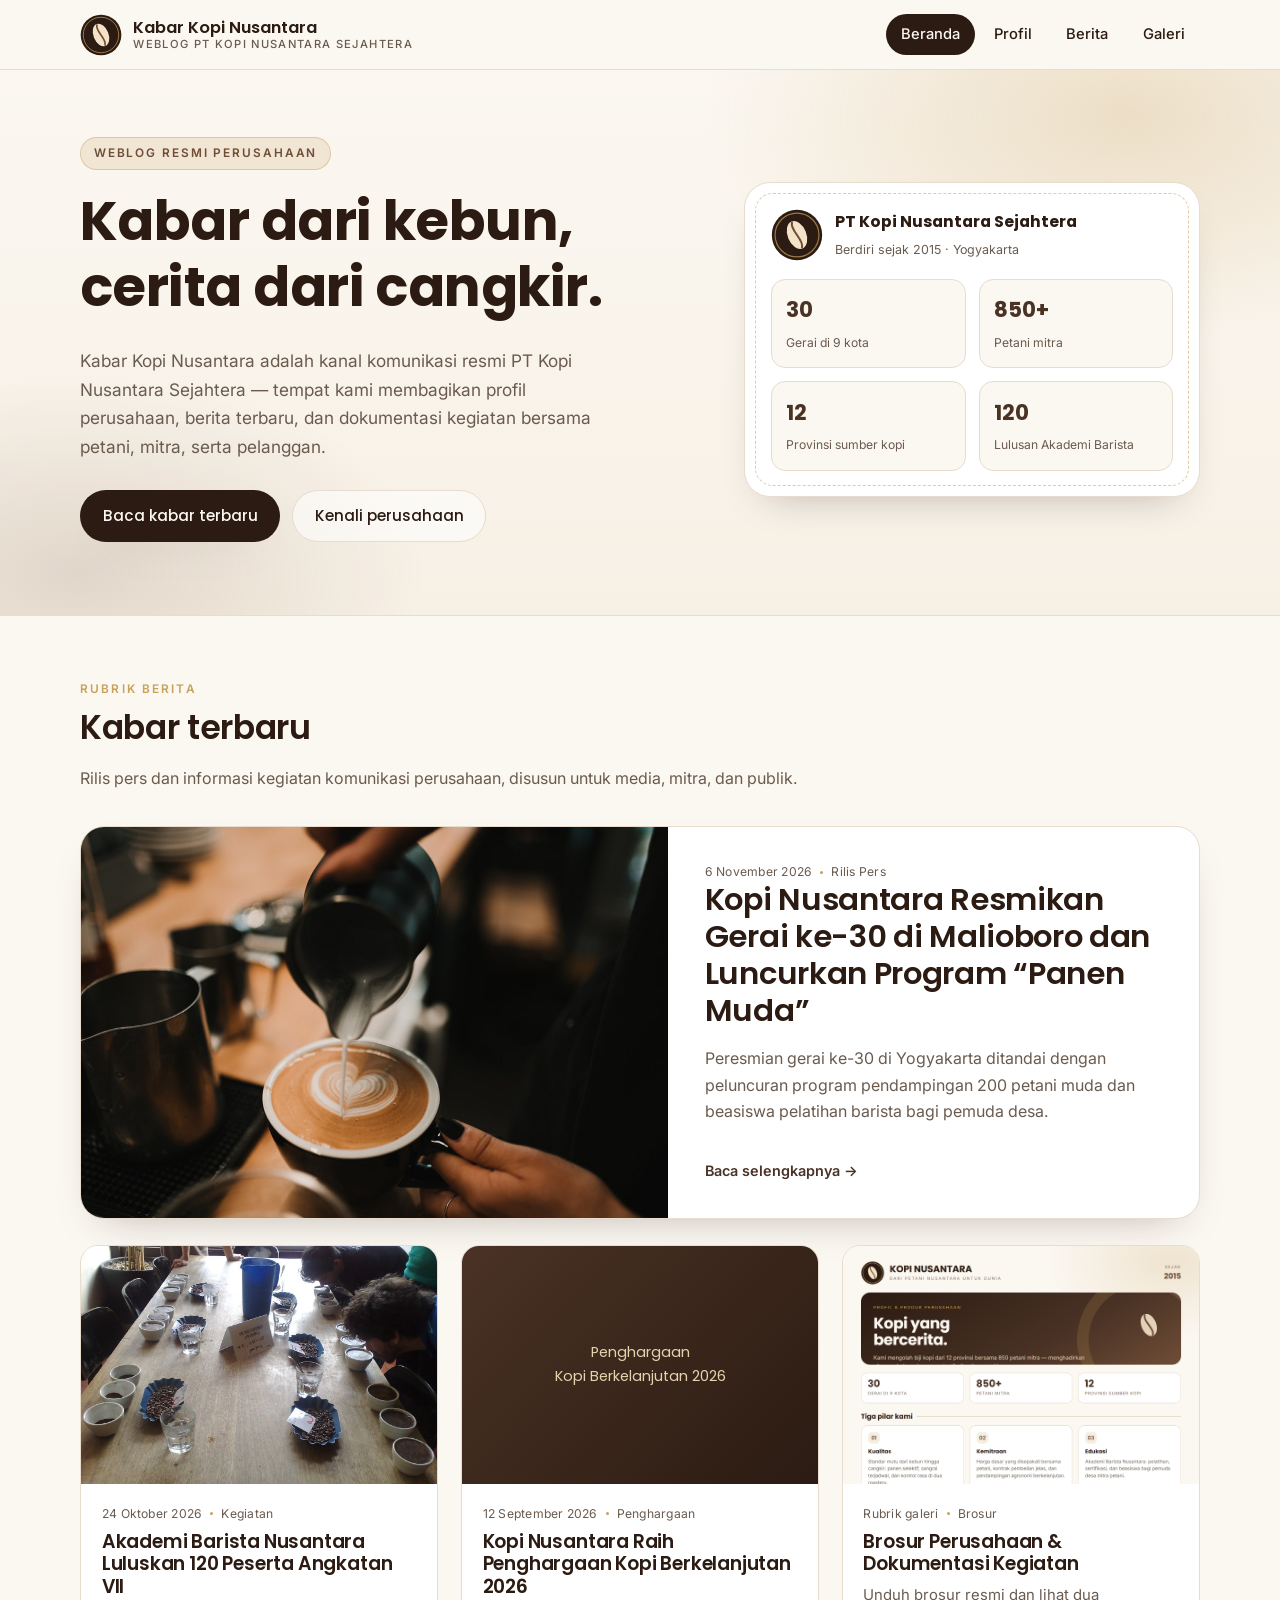
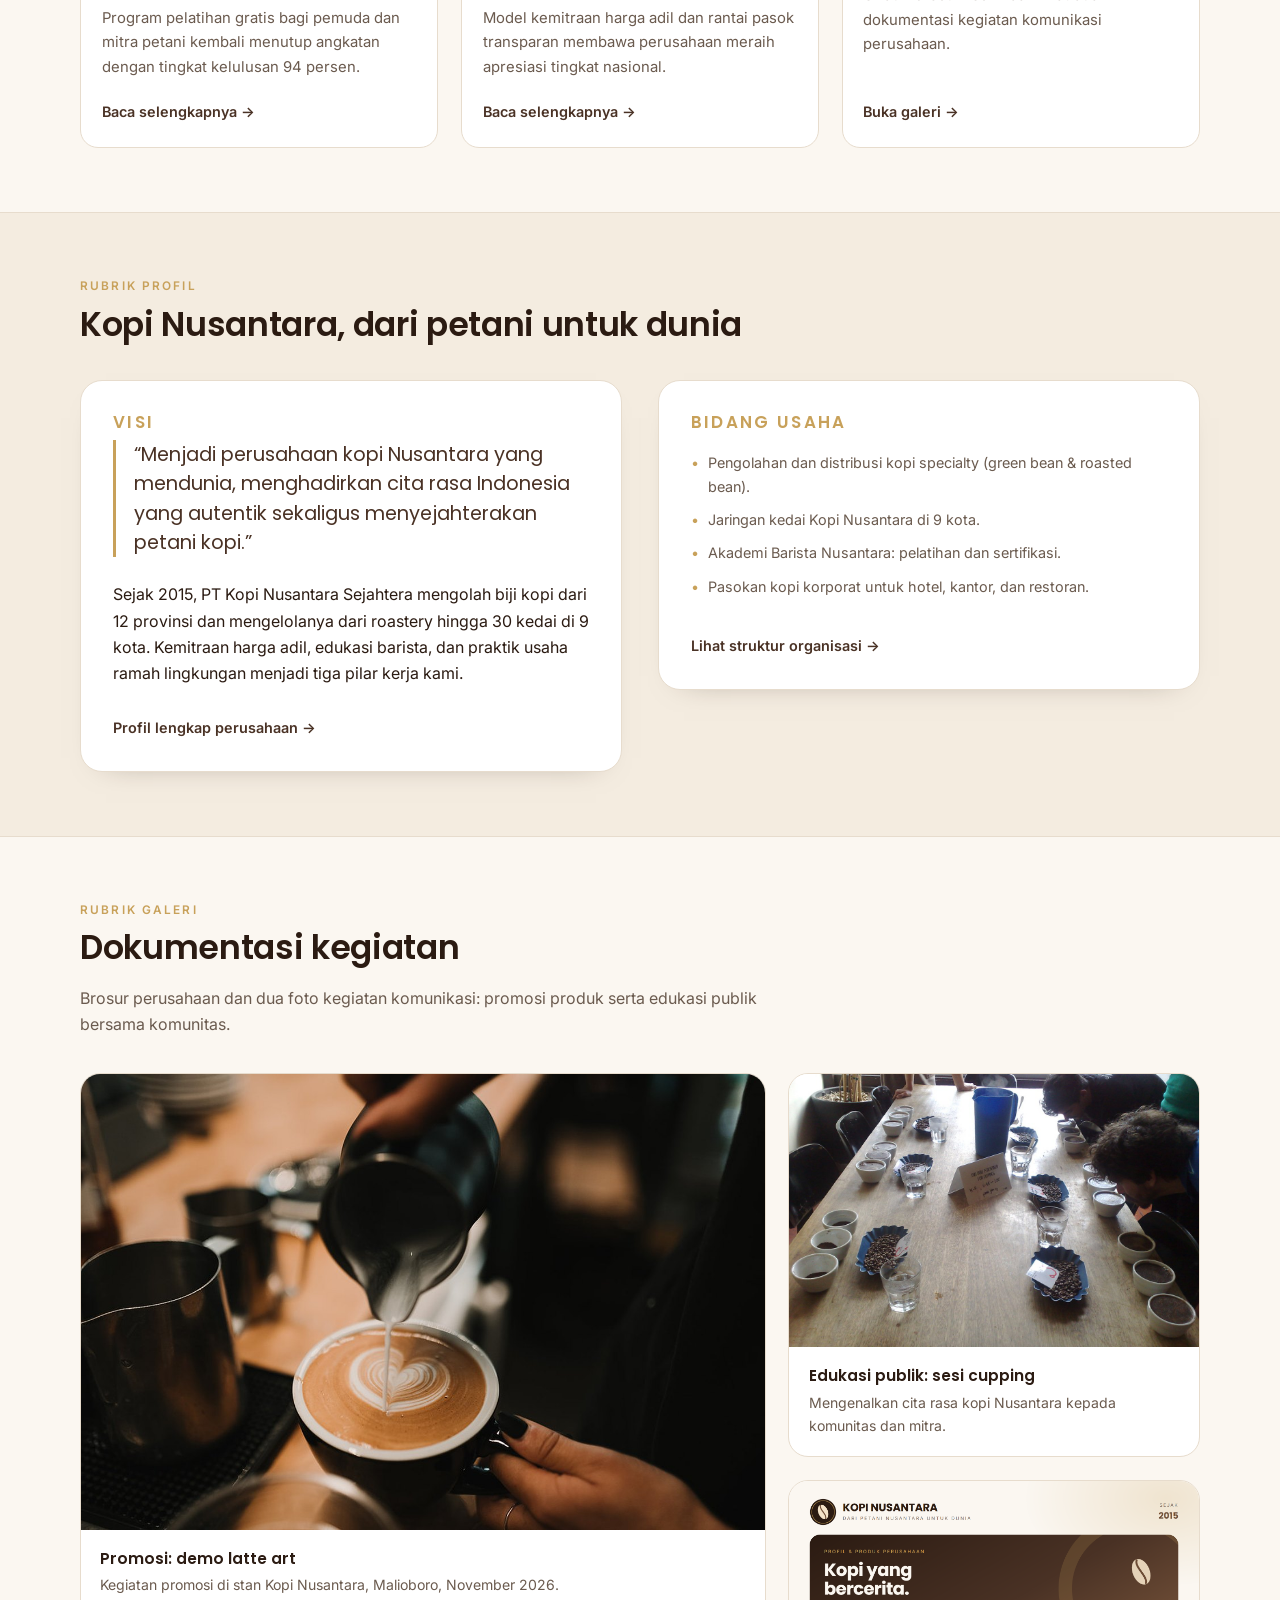
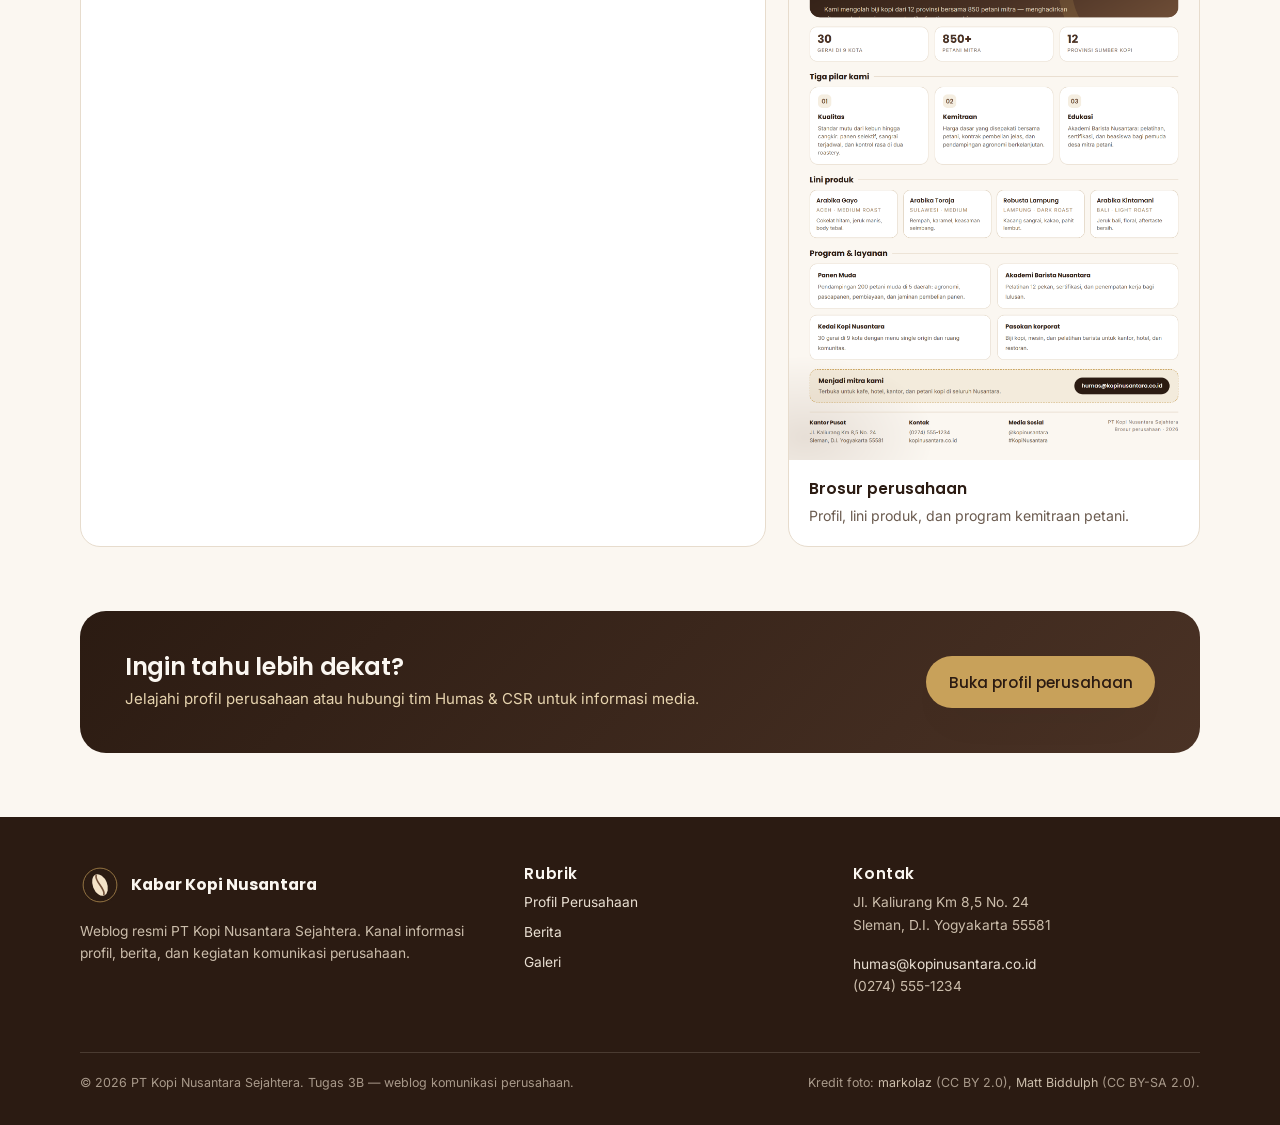
<file: index.html>
<!DOCTYPE html>
<html lang="id">
<head>
<meta charset="utf-8">
<meta name="viewport" content="width=device-width, initial-scale=1">
<title>Kabar Kopi Nusantara — Weblog PT Kopi Nusantara Sejahtera</title>
<meta name="description" content="Weblog resmi PT Kopi Nusantara Sejahtera: profil perusahaan, berita terbaru, dan galeri kegiatan komunikasi perusahaan.">
<meta property="og:title" content="Kabar Kopi Nusantara">
<meta property="og:description" content="Cerita, kabar, dan kegiatan PT Kopi Nusantara Sejahtera — dari kebun petani Nusantara hingga cangkir Anda.">
<meta property="og:type" content="website">
<link rel="icon" href="assets/img/logo-mark.svg" type="image/svg+xml">
<link rel="preconnect" href="https://fonts.googleapis.com">
<link rel="preconnect" href="https://fonts.gstatic.com" crossorigin>
<link href="https://fonts.googleapis.com/css2?family=Inter:wght@400;500;600&family=Poppins:wght@500;600;700&display=swap" rel="stylesheet">
<link rel="stylesheet" href="assets/css/style.css">
</head>
<body>
<a class="skip-link" href="#main">Lewati ke konten utama</a>

<header class="site-header">
  <div class="container header-inner">
    <a class="brand" href="index.html" aria-label="Kabar Kopi Nusantara — beranda">
      <img src="assets/img/logo-mark.svg" alt="" width="42" height="42">
      <span class="brand-name">Kabar Kopi Nusantara
        <small>Weblog PT Kopi Nusantara Sejahtera</small>
      </span>
    </a>
    <nav class="site-nav" aria-label="Navigasi utama">
      <ul>
        <li><a href="index.html" aria-current="page">Beranda</a></li>
        <li><a href="profil.html">Profil</a></li>
        <li><a href="berita.html">Berita</a></li>
        <li><a href="galeri.html">Galeri</a></li>
      </ul>
    </nav>
  </div>
</header>

<main id="main">

  <!-- Hero -->
  <section class="hero">
    <div class="container hero-inner">
      <div>
        <span class="eyebrow">Weblog resmi perusahaan</span>
        <h1>Kabar dari kebun,<br>cerita dari cangkir.</h1>
        <p class="lead">Kabar Kopi Nusantara adalah kanal komunikasi resmi PT Kopi Nusantara Sejahtera — tempat kami membagikan profil perusahaan, berita terbaru, dan dokumentasi kegiatan bersama petani, mitra, serta pelanggan.</p>
        <div class="btn-row">
          <a class="btn btn-primary" href="berita.html">Baca kabar terbaru</a>
          <a class="btn btn-ghost" href="profil.html">Kenali perusahaan</a>
        </div>
      </div>
      <aside class="hero-card" aria-label="Ringkasan perusahaan">
        <div class="hero-card-header">
          <img src="assets/img/logo-mark.svg" alt="" width="52" height="52">
          <div>
            <strong>PT Kopi Nusantara Sejahtera</strong>
            <span>Berdiri sejak 2015 · Yogyakarta</span>
          </div>
        </div>
        <div class="stat-grid">
          <div class="stat"><b>30</b><span>Gerai di 9 kota</span></div>
          <div class="stat"><b>850+</b><span>Petani mitra</span></div>
          <div class="stat"><b>12</b><span>Provinsi sumber kopi</span></div>
          <div class="stat"><b>120</b><span>Lulusan Akademi Barista</span></div>
        </div>
      </aside>
    </div>
  </section>

  <!-- Berita terbaru -->
  <section class="section">
    <div class="container">
      <div class="section-head">
        <div class="kicker">Rubrik berita</div>
        <h2>Kabar terbaru</h2>
        <p>Rilis pers dan informasi kegiatan komunikasi perusahaan, disusun untuk media, mitra, dan publik.</p>
      </div>

      <article class="feature">
        <div class="feature-media">
          <img src="assets/img/foto-promosi.jpg" alt="Barista Kopi Nusantara menuangkan latte art sebagai bagian dari kegiatan promosi perusahaan.">
        </div>
        <div class="feature-body">
          <div class="meta"><span>6 November 2026</span><span class="dot"></span><span>Rilis Pers</span></div>
          <h2>Kopi Nusantara Resmikan Gerai ke-30 di Malioboro dan Luncurkan Program “Panen Muda”</h2>
          <p>Peresmian gerai ke-30 di Yogyakarta ditandai dengan peluncuran program pendampingan 200 petani muda dan beasiswa pelatihan barista bagi pemuda desa.</p>
          <div class="card-link"><a href="berita/gerai-ke-30-malioboro.html">Baca selengkapnya</a></div>
        </div>
      </article>

      <div class="card-grid">
        <article class="card">
          <div class="card-media">
            <img src="assets/img/foto-edukasi.jpg" alt="Peserta sesi cupping kopi mengamati aroma seduhan dalam kegiatan edukasi publik.">
          </div>
          <div class="card-body">
            <div class="meta"><span>24 Oktober 2026</span><span class="dot"></span><span>Kegiatan</span></div>
            <h3>Akademi Barista Nusantara Luluskan 120 Peserta Angkatan VII</h3>
            <p>Program pelatihan gratis bagi pemuda dan mitra petani kembali menutup angkatan dengan tingkat kelulusan 94 persen.</p>
            <div class="card-link"><a href="berita/akademi-barista-angkatan-vii.html">Baca selengkapnya</a></div>
          </div>
        </article>
        <article class="card">
          <div class="card-media thumb gradient" role="img" aria-label="Ilustrasi penghargaan kopi berkelanjutan">Penghargaan<br>Kopi Berkelanjutan 2026</div>
          <div class="card-body">
            <div class="meta"><span>12 September 2026</span><span class="dot"></span><span>Penghargaan</span></div>
            <h3>Kopi Nusantara Raih Penghargaan Kopi Berkelanjutan 2026</h3>
            <p>Model kemitraan harga adil dan rantai pasok transparan membawa perusahaan meraih apresiasi tingkat nasional.</p>
            <div class="card-link"><a href="berita/penghargaan-kopi-berkelanjutan.html">Baca selengkapnya</a></div>
          </div>
        </article>
        <article class="card">
          <div class="card-media">
            <img src="assets/img/brosur.png" alt="Pratinjau brosur resmi Kopi Nusantara." style="object-position: top;">
          </div>
          <div class="card-body">
            <div class="meta"><span>Rubrik galeri</span><span class="dot"></span><span>Brosur</span></div>
            <h3>Brosur Perusahaan &amp; Dokumentasi Kegiatan</h3>
            <p>Unduh brosur resmi dan lihat dua dokumentasi kegiatan komunikasi perusahaan.</p>
            <div class="card-link"><a href="galeri.html">Buka galeri</a></div>
          </div>
        </article>
      </div>
    </div>
  </section>

  <!-- Sekilas perusahaan -->
  <section class="section band">
    <div class="container">
      <div class="section-head">
        <div class="kicker">Rubrik profil</div>
        <h2>Kopi Nusantara, dari petani untuk dunia</h2>
      </div>
      <div class="split">
        <div class="panel">
          <h2 style="font-size:1.05rem;color:var(--gold);letter-spacing:.14em;text-transform:uppercase;">Visi</h2>
          <p class="visi-quote">“Menjadi perusahaan kopi Nusantara yang mendunia, menghadirkan cita rasa Indonesia yang autentik sekaligus menyejahterakan petani kopi.”</p>
          <p style="margin-top:1.5rem;">Sejak 2015, PT Kopi Nusantara Sejahtera mengolah biji kopi dari 12 provinsi dan mengelolanya dari roastery hingga 30 kedai di 9 kota. Kemitraan harga adil, edukasi barista, dan praktik usaha ramah lingkungan menjadi tiga pilar kerja kami.</p>
          <div class="card-link"><a href="profil.html">Profil lengkap perusahaan</a></div>
        </div>
        <div class="panel">
          <h2 style="font-size:1.05rem;color:var(--gold);letter-spacing:.14em;text-transform:uppercase;">Bidang usaha</h2>
          <ul class="brochure-meta">
            <li>Pengolahan dan distribusi kopi specialty (green bean &amp; roasted bean).</li>
            <li>Jaringan kedai Kopi Nusantara di 9 kota.</li>
            <li>Akademi Barista Nusantara: pelatihan dan sertifikasi.</li>
            <li>Pasokan kopi korporat untuk hotel, kantor, dan restoran.</li>
          </ul>
          <div class="card-link"><a href="profil.html#struktur">Lihat struktur organisasi</a></div>
        </div>
      </div>
    </div>
  </section>

  <!-- Galeri preview -->
  <section class="section">
    <div class="container">
      <div class="section-head">
        <div class="kicker">Rubrik galeri</div>
        <h2>Dokumentasi kegiatan</h2>
        <p>Brosur perusahaan dan dua foto kegiatan komunikasi: promosi produk serta edukasi publik bersama komunitas.</p>
      </div>
      <div class="gallery-grid">
        <figure class="gallery-item">
          <a href="galeri.html"><img src="assets/img/foto-promosi.jpg" alt="Dokumentasi demo latte art pada kegiatan promosi Kopi Nusantara."></a>
          <figcaption><strong>Promosi: demo latte art</strong>Kegiatan promosi di stan Kopi Nusantara, Malioboro, November 2026.</figcaption>
        </figure>
        <div class="gallery-stack">
          <figure class="gallery-item">
            <a href="galeri.html"><img src="assets/img/foto-edukasi.jpg" alt="Dokumentasi sesi cupping bersama komunitas kopi."></a>
            <figcaption><strong>Edukasi publik: sesi cupping</strong>Mengenalkan cita rasa kopi Nusantara kepada komunitas dan mitra.</figcaption>
          </figure>
          <figure class="gallery-item">
            <a href="galeri.html"><img src="assets/img/brosur.png" alt="Pratinjau brosur Kopi Nusantara."></a>
            <figcaption><strong>Brosur perusahaan</strong>Profil, lini produk, dan program kemitraan petani.</figcaption>
          </figure>
        </div>
      </div>
    </div>
  </section>

  <div class="container">
    <section class="cta">
      <div>
        <h2>Ingin tahu lebih dekat?</h2>
        <p>Jelajahi profil perusahaan atau hubungi tim Humas &amp; CSR untuk informasi media.</p>
      </div>
      <a class="btn btn-primary" href="profil.html">Buka profil perusahaan</a>
    </section>
  </div>

</main>

<footer class="site-footer">
  <div class="container">
    <div class="footer-grid">
      <div>
        <div class="footer-brand">
          <img src="assets/img/logo-mark.svg" alt="" width="40" height="40">
          <strong>Kabar Kopi Nusantara</strong>
        </div>
        <p>Weblog resmi PT Kopi Nusantara Sejahtera. Kanal informasi profil, berita, dan kegiatan komunikasi perusahaan.</p>
      </div>
      <div>
        <h3>Rubrik</h3>
        <ul>
          <li><a href="profil.html">Profil Perusahaan</a></li>
          <li><a href="berita.html">Berita</a></li>
          <li><a href="galeri.html">Galeri</a></li>
        </ul>
      </div>
      <div>
        <h3>Kontak</h3>
        <p>Jl. Kaliurang Km 8,5 No. 24<br>Sleman, D.I. Yogyakarta 55581</p>
        <p><a href="mailto:humas@kopinusantara.co.id">humas@kopinusantara.co.id</a><br>(0274) 555-1234</p>
      </div>
    </div>
    <div class="footer-bottom">
      <span>© 2026 PT Kopi Nusantara Sejahtera. Tugas 3B — weblog komunikasi perusahaan.</span>
      <span>Kredit foto: <a href="https://www.flickr.com/photos/195403219@N08/52221065029" rel="license">markolaz</a> (CC BY 2.0), <a href="https://www.flickr.com/photos/51035707449@N01/2333996558" rel="license">Matt Biddulph</a> (CC BY-SA 2.0).</span>
    </div>
  </div>
</footer>
</body>
</html>
</file>
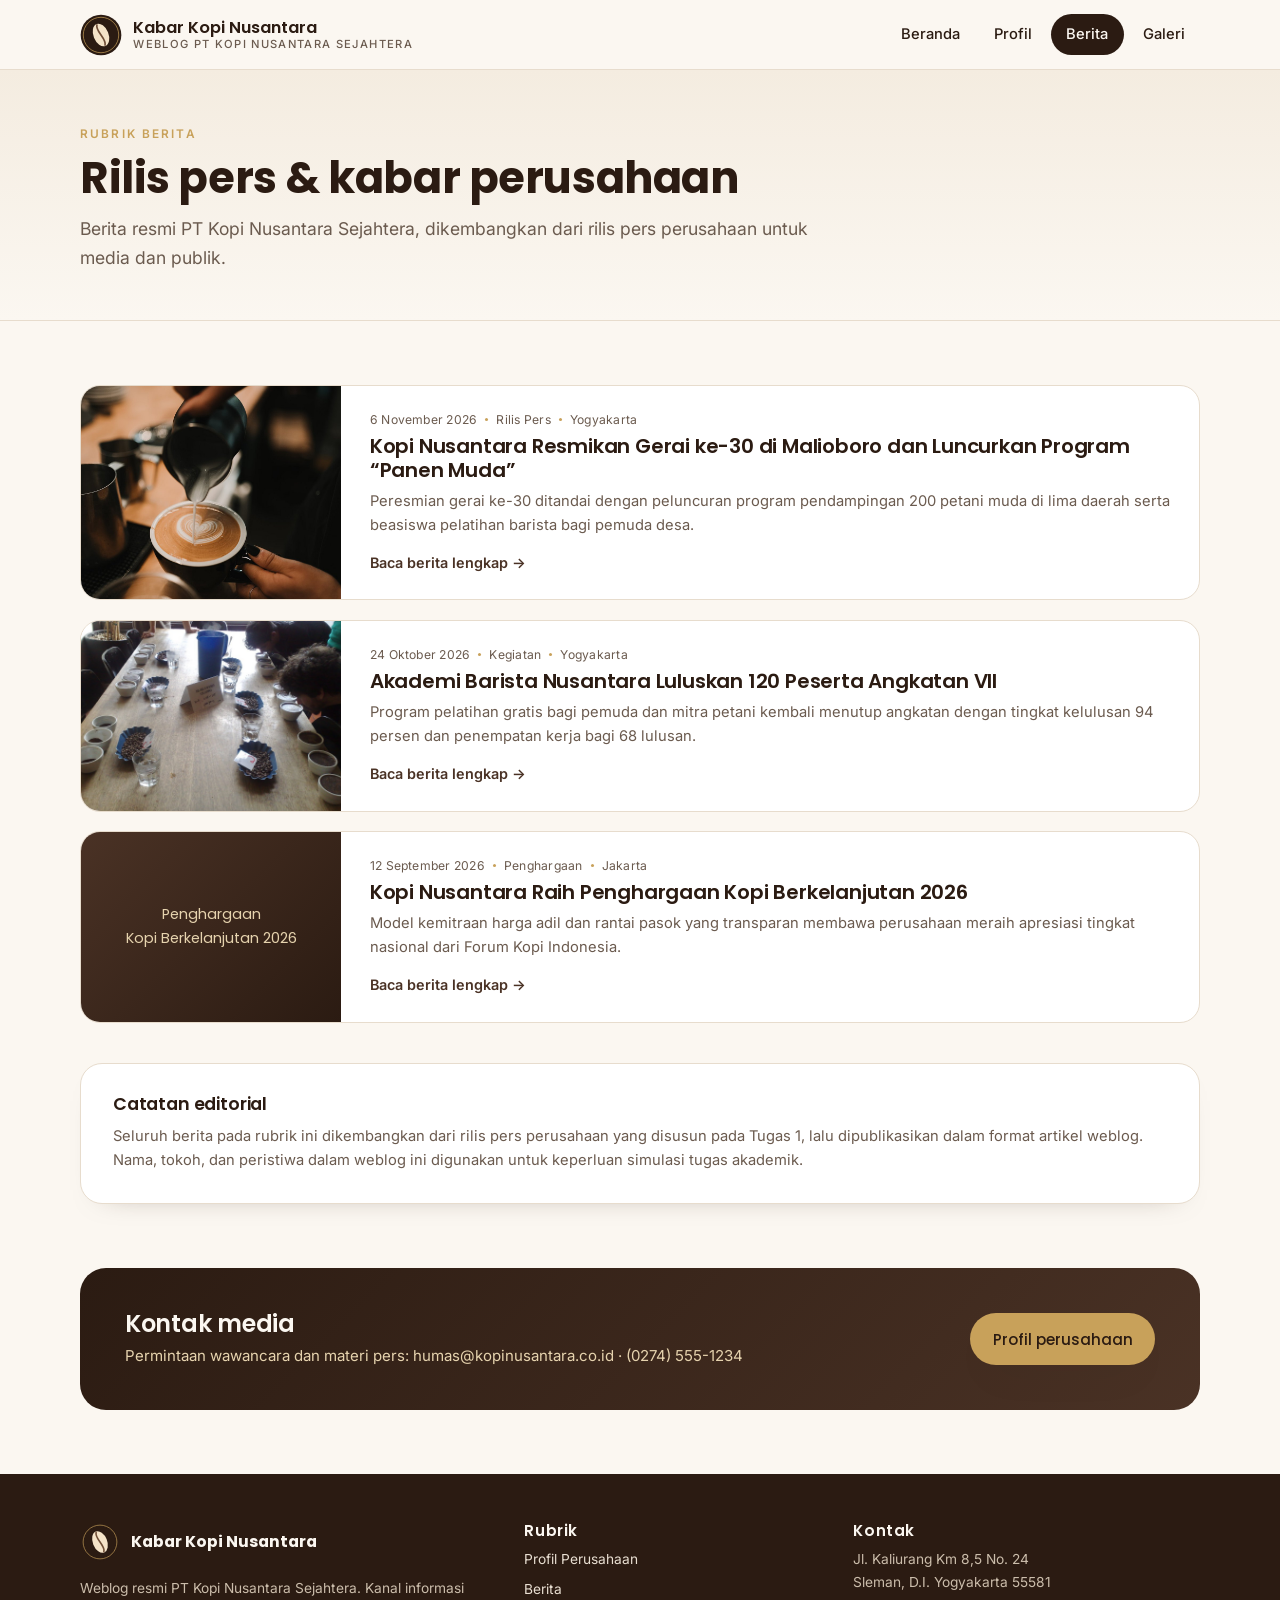
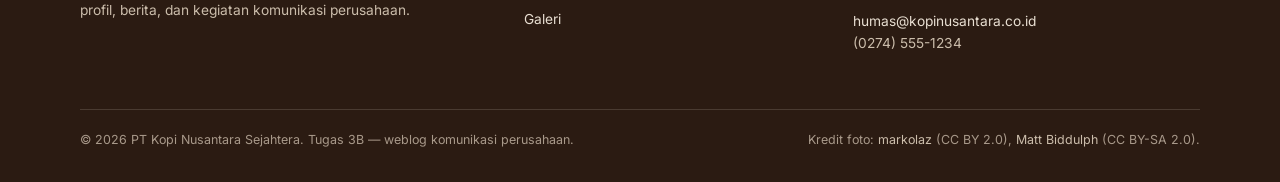
<file: berita.html>
<!DOCTYPE html>
<html lang="id">
<head>
<meta charset="utf-8">
<meta name="viewport" content="width=device-width, initial-scale=1">
<title>Berita — Kabar Kopi Nusantara</title>
<meta name="description" content="Rilis pers dan berita kegiatan komunikasi PT Kopi Nusantara Sejahtera.">
<link rel="icon" href="assets/img/logo-mark.svg" type="image/svg+xml">
<link rel="preconnect" href="https://fonts.googleapis.com">
<link rel="preconnect" href="https://fonts.gstatic.com" crossorigin>
<link href="https://fonts.googleapis.com/css2?family=Inter:wght@400;500;600&family=Poppins:wght@500;600;700&display=swap" rel="stylesheet">
<link rel="stylesheet" href="assets/css/style.css">
</head>
<body>
<a class="skip-link" href="#main">Lewati ke konten utama</a>

<header class="site-header">
  <div class="container header-inner">
    <a class="brand" href="index.html" aria-label="Kabar Kopi Nusantara — beranda">
      <img src="assets/img/logo-mark.svg" alt="" width="42" height="42">
      <span class="brand-name">Kabar Kopi Nusantara
        <small>Weblog PT Kopi Nusantara Sejahtera</small>
      </span>
    </a>
    <nav class="site-nav" aria-label="Navigasi utama">
      <ul>
        <li><a href="index.html">Beranda</a></li>
        <li><a href="profil.html">Profil</a></li>
        <li><a href="berita.html" aria-current="page">Berita</a></li>
        <li><a href="galeri.html">Galeri</a></li>
      </ul>
    </nav>
  </div>
</header>

<main id="main">

  <section class="article-header">
    <div class="container">
      <div class="kicker">Rubrik berita</div>
      <h1>Rilis pers &amp; kabar perusahaan</h1>
      <p class="lead">Berita resmi PT Kopi Nusantara Sejahtera, dikembangkan dari rilis pers perusahaan untuk media dan publik.</p>
    </div>
  </section>

  <section class="section">
    <div class="container">
      <div class="article-list">

        <article class="article-row">
          <div class="thumb"><img src="assets/img/foto-promosi.jpg" alt="Barista menuangkan latte art pada kegiatan promosi Kopi Nusantara."></div>
          <div class="body">
            <div class="meta"><time datetime="2026-11-06">6 November 2026</time><span class="dot"></span><span>Rilis Pers</span><span class="dot"></span><span>Yogyakarta</span></div>
            <h2>Kopi Nusantara Resmikan Gerai ke-30 di Malioboro dan Luncurkan Program “Panen Muda”</h2>
            <p>Peresmian gerai ke-30 ditandai dengan peluncuran program pendampingan 200 petani muda di lima daerah serta beasiswa pelatihan barista bagi pemuda desa.</p>
            <div class="card-link"><a href="berita/gerai-ke-30-malioboro.html">Baca berita lengkap</a></div>
          </div>
        </article>

        <article class="article-row">
          <div class="thumb"><img src="assets/img/foto-edukasi.jpg" alt="Peserta sesi cupping mengamati aroma kopi."></div>
          <div class="body">
            <div class="meta"><time datetime="2026-10-24">24 Oktober 2026</time><span class="dot"></span><span>Kegiatan</span><span class="dot"></span><span>Yogyakarta</span></div>
            <h2>Akademi Barista Nusantara Luluskan 120 Peserta Angkatan VII</h2>
            <p>Program pelatihan gratis bagi pemuda dan mitra petani kembali menutup angkatan dengan tingkat kelulusan 94 persen dan penempatan kerja bagi 68 lulusan.</p>
            <div class="card-link"><a href="berita/akademi-barista-angkatan-vii.html">Baca berita lengkap</a></div>
          </div>
        </article>

        <article class="article-row">
          <div class="thumb gradient" role="img" aria-label="Ilustrasi penghargaan kopi berkelanjutan">Penghargaan<br>Kopi Berkelanjutan 2026</div>
          <div class="body">
            <div class="meta"><time datetime="2026-09-12">12 September 2026</time><span class="dot"></span><span>Penghargaan</span><span class="dot"></span><span>Jakarta</span></div>
            <h2>Kopi Nusantara Raih Penghargaan Kopi Berkelanjutan 2026</h2>
            <p>Model kemitraan harga adil dan rantai pasok yang transparan membawa perusahaan meraih apresiasi tingkat nasional dari Forum Kopi Indonesia.</p>
            <div class="card-link"><a href="berita/penghargaan-kopi-berkelanjutan.html">Baca berita lengkap</a></div>
          </div>
        </article>

      </div>

      <div class="panel" style="margin-top:2.5rem;">
        <h2 style="font-size:1.1rem;">Catatan editorial</h2>
        <p style="margin:0;color:var(--muted);font-size:.92rem;">Seluruh berita pada rubrik ini dikembangkan dari rilis pers perusahaan yang disusun pada Tugas 1, lalu dipublikasikan dalam format artikel weblog. Nama, tokoh, dan peristiwa dalam weblog ini digunakan untuk keperluan simulasi tugas akademik.</p>
      </div>
    </div>
  </section>

  <div class="container">
    <section class="cta">
      <div>
        <h2>Kontak media</h2>
        <p>Permintaan wawancara dan materi pers: humas@kopinusantara.co.id · (0274) 555-1234</p>
      </div>
      <a class="btn btn-primary" href="profil.html">Profil perusahaan</a>
    </section>
  </div>

</main>

<footer class="site-footer">
  <div class="container">
    <div class="footer-grid">
      <div>
        <div class="footer-brand">
          <img src="assets/img/logo-mark.svg" alt="" width="40" height="40">
          <strong>Kabar Kopi Nusantara</strong>
        </div>
        <p>Weblog resmi PT Kopi Nusantara Sejahtera. Kanal informasi profil, berita, dan kegiatan komunikasi perusahaan.</p>
      </div>
      <div>
        <h3>Rubrik</h3>
        <ul>
          <li><a href="profil.html">Profil Perusahaan</a></li>
          <li><a href="berita.html">Berita</a></li>
          <li><a href="galeri.html">Galeri</a></li>
        </ul>
      </div>
      <div>
        <h3>Kontak</h3>
        <p>Jl. Kaliurang Km 8,5 No. 24<br>Sleman, D.I. Yogyakarta 55581</p>
        <p><a href="mailto:humas@kopinusantara.co.id">humas@kopinusantara.co.id</a><br>(0274) 555-1234</p>
      </div>
    </div>
    <div class="footer-bottom">
      <span>© 2026 PT Kopi Nusantara Sejahtera. Tugas 3B — weblog komunikasi perusahaan.</span>
      <span>Kredit foto: <a href="https://www.flickr.com/photos/195403219@N08/52221065029" rel="license">markolaz</a> (CC BY 2.0), <a href="https://www.flickr.com/photos/51035707449@N01/2333996558" rel="license">Matt Biddulph</a> (CC BY-SA 2.0).</span>
    </div>
  </div>
</footer>
</body>
</html>
</file>
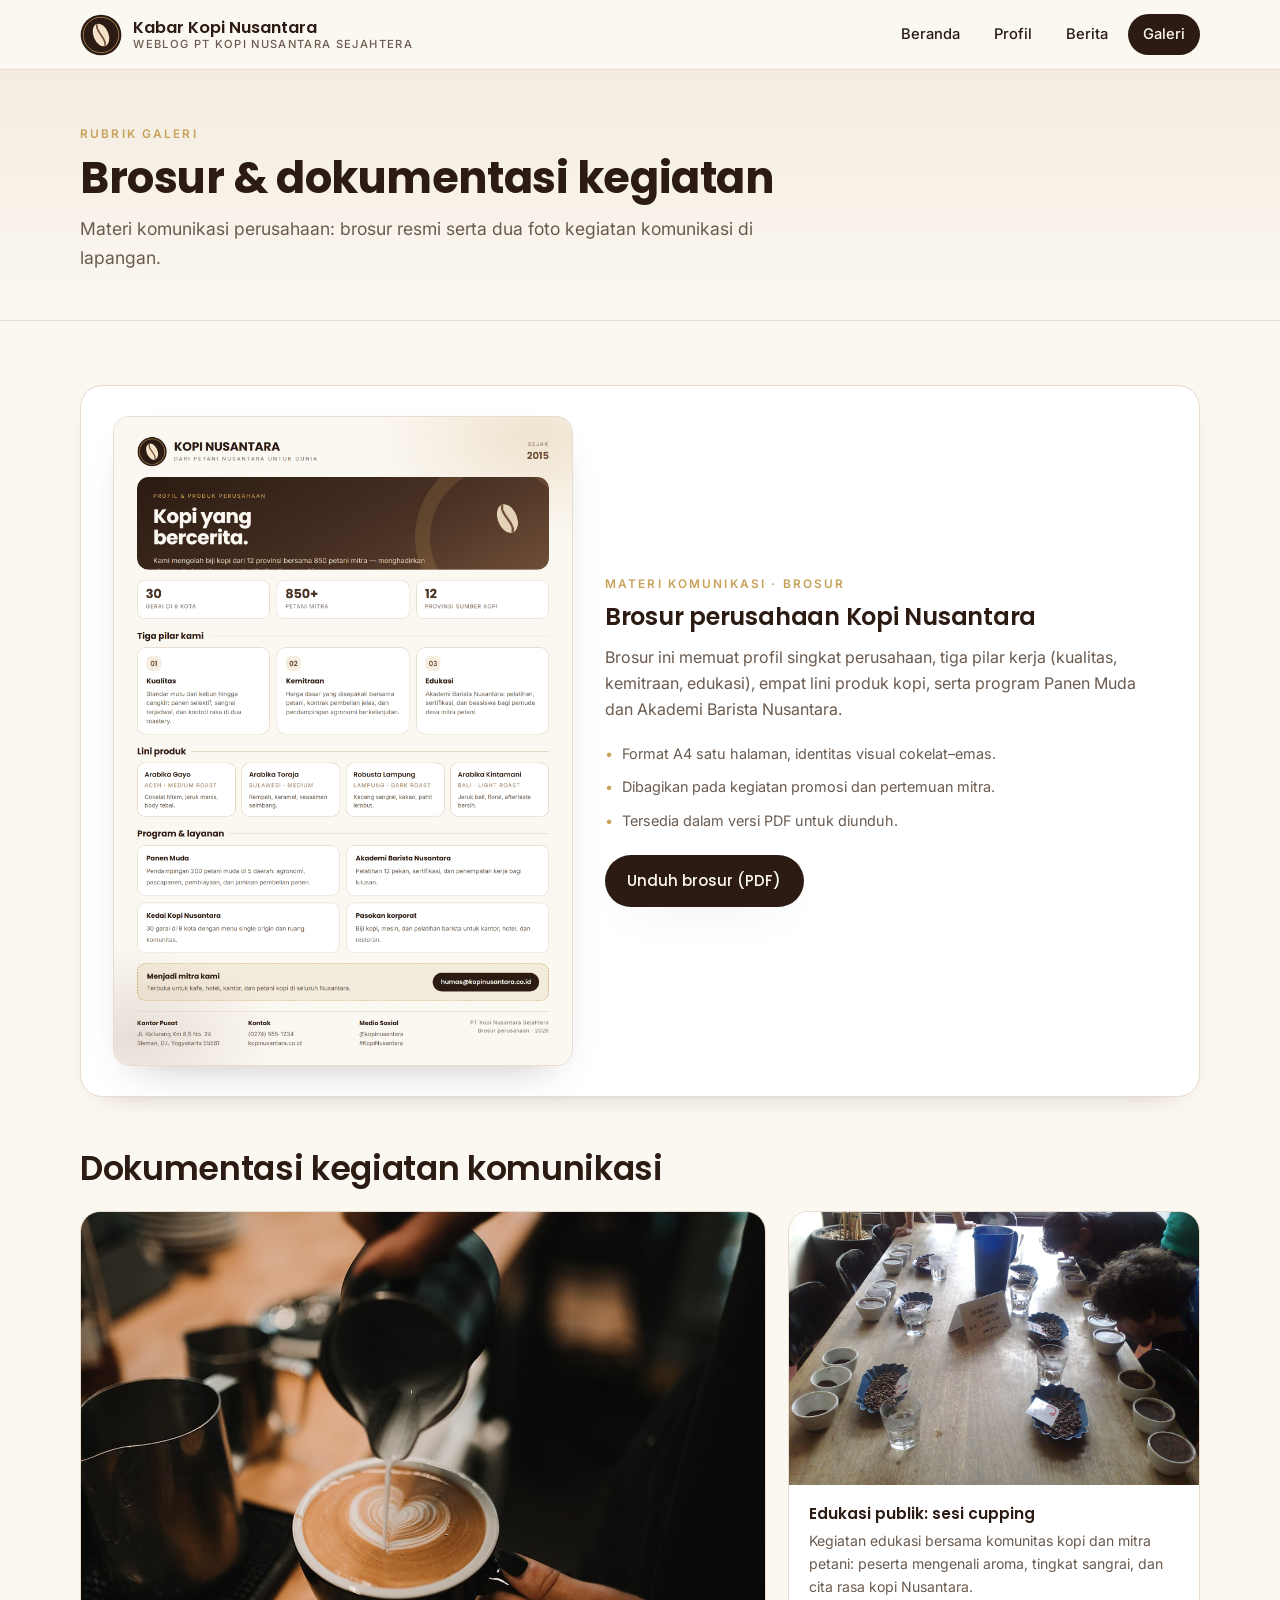
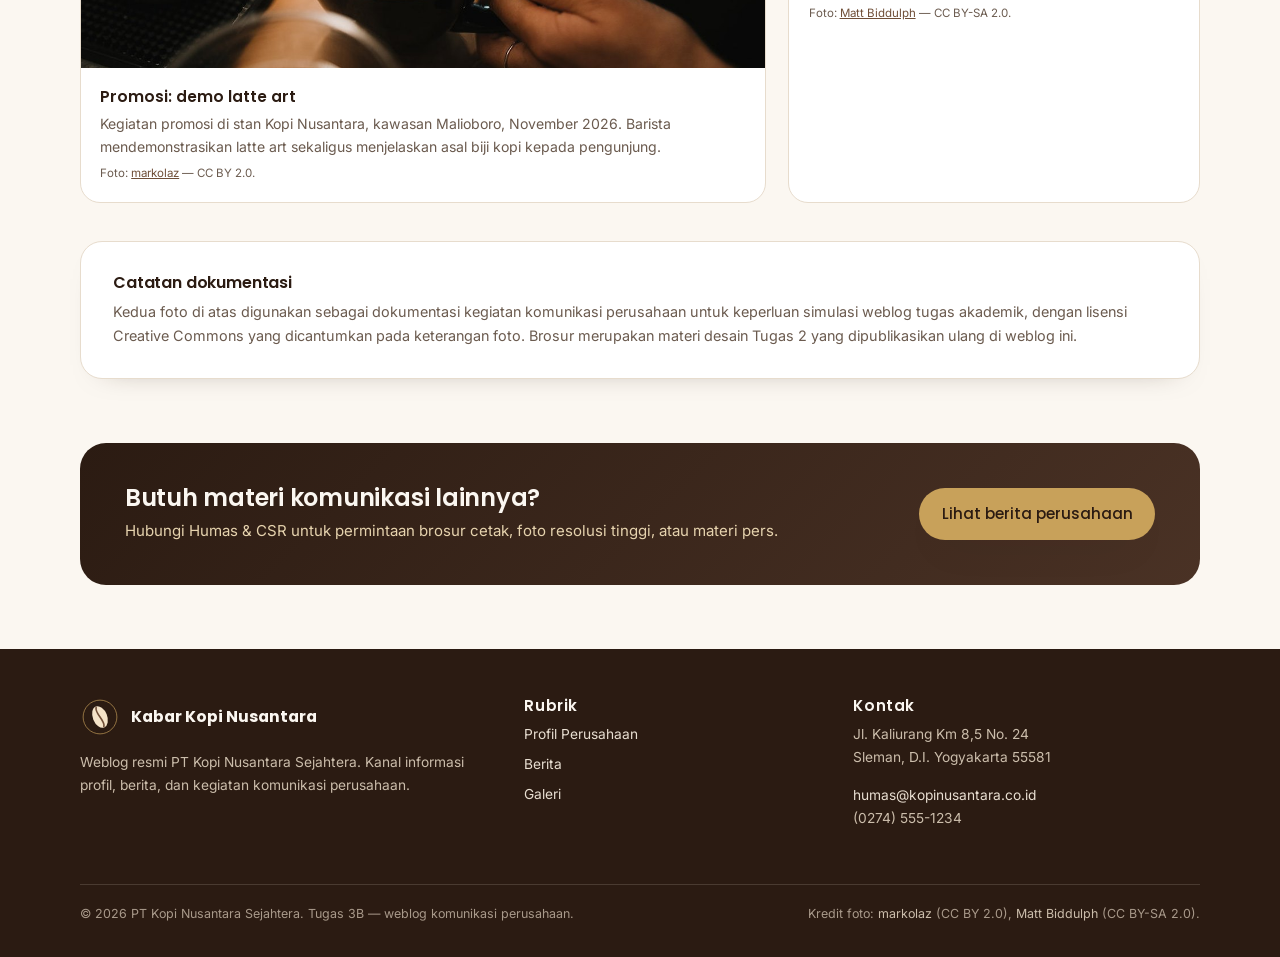
<file: galeri.html>
<!DOCTYPE html>
<html lang="id">
<head>
<meta charset="utf-8">
<meta name="viewport" content="width=device-width, initial-scale=1">
<title>Galeri — Kabar Kopi Nusantara</title>
<meta name="description" content="Galeri Kopi Nusantara: brosur perusahaan dan dokumentasi kegiatan komunikasi perusahaan.">
<link rel="icon" href="assets/img/logo-mark.svg" type="image/svg+xml">
<link rel="preconnect" href="https://fonts.googleapis.com">
<link rel="preconnect" href="https://fonts.gstatic.com" crossorigin>
<link href="https://fonts.googleapis.com/css2?family=Inter:wght@400;500;600&family=Poppins:wght@500;600;700&display=swap" rel="stylesheet">
<link rel="stylesheet" href="assets/css/style.css">
</head>
<body>
<a class="skip-link" href="#main">Lewati ke konten utama</a>

<header class="site-header">
  <div class="container header-inner">
    <a class="brand" href="index.html" aria-label="Kabar Kopi Nusantara — beranda">
      <img src="assets/img/logo-mark.svg" alt="" width="42" height="42">
      <span class="brand-name">Kabar Kopi Nusantara
        <small>Weblog PT Kopi Nusantara Sejahtera</small>
      </span>
    </a>
    <nav class="site-nav" aria-label="Navigasi utama">
      <ul>
        <li><a href="index.html">Beranda</a></li>
        <li><a href="profil.html">Profil</a></li>
        <li><a href="berita.html">Berita</a></li>
        <li><a href="galeri.html" aria-current="page">Galeri</a></li>
      </ul>
    </nav>
  </div>
</header>

<main id="main">

  <section class="article-header">
    <div class="container">
      <div class="kicker">Rubrik galeri</div>
      <h1>Brosur &amp; dokumentasi kegiatan</h1>
      <p class="lead">Materi komunikasi perusahaan: brosur resmi serta dua foto kegiatan komunikasi di lapangan.</p>
    </div>
  </section>

  <section class="section">
    <div class="container">

      <div class="panel brochure-panel">
        <a href="assets/Brosur-Kopi-Nusantara.pdf" aria-label="Buka brosur Kopi Nusantara dalam format PDF">
          <img src="assets/img/brosur.png" alt="Brosur perusahaan Kopi Nusantara: profil, tiga pilar, lini produk, dan program kemitraan.">
        </a>
        <div>
          <div class="kicker">Materi komunikasi · Brosur</div>
          <h2>Brosur perusahaan Kopi Nusantara</h2>
          <p style="color:var(--muted);">Brosur ini memuat profil singkat perusahaan, tiga pilar kerja (kualitas, kemitraan, edukasi), empat lini produk kopi, serta program Panen Muda dan Akademi Barista Nusantara.</p>
          <ul class="brochure-meta">
            <li>Format A4 satu halaman, identitas visual cokelat–emas.</li>
            <li>Dibagikan pada kegiatan promosi dan pertemuan mitra.</li>
            <li>Tersedia dalam versi PDF untuk diunduh.</li>
          </ul>
          <a class="btn btn-primary" href="assets/Brosur-Kopi-Nusantara.pdf" download>Unduh brosur (PDF)</a>
        </div>
      </div>

      <h2 style="margin-top:3.2rem;">Dokumentasi kegiatan komunikasi</h2>
      <div class="gallery-grid" style="margin-top:1.4rem;">
        <figure class="gallery-item">
          <img class="zoom" src="assets/img/foto-promosi.jpg" alt="Barista menuangkan latte art di hadapan pengunjung pada kegiatan promosi Kopi Nusantara." tabindex="0" role="button" aria-label="Perbesar foto kegiatan promosi">
          <figcaption>
            <strong>Promosi: demo latte art</strong>
            Kegiatan promosi di stan Kopi Nusantara, kawasan Malioboro, November 2026. Barista mendemonstrasikan latte art sekaligus menjelaskan asal biji kopi kepada pengunjung.
            <span class="credit">Foto: <a href="https://www.flickr.com/photos/195403219@N08/52221065029" rel="license">markolaz</a> — CC BY 2.0.</span>
          </figcaption>
        </figure>

        <figure class="gallery-item">
          <img class="zoom" src="assets/img/foto-edukasi.jpg" alt="Peserta sesi cupping mengamati aroma kopi dalam kegiatan edukasi publik." tabindex="0" role="button" aria-label="Perbesar foto kegiatan edukasi publik">
          <figcaption>
            <strong>Edukasi publik: sesi cupping</strong>
            Kegiatan edukasi bersama komunitas kopi dan mitra petani: peserta mengenali aroma, tingkat sangrai, dan cita rasa kopi Nusantara.
            <span class="credit">Foto: <a href="https://www.flickr.com/photos/51035707449@N01/2333996558" rel="license">Matt Biddulph</a> — CC BY-SA 2.0.</span>
          </figcaption>
        </figure>
      </div>

      <div class="panel" style="margin-top:2.4rem;">
        <h3 style="font-size:1rem;">Catatan dokumentasi</h3>
        <p style="margin:0;color:var(--muted);font-size:.9rem;">Kedua foto di atas digunakan sebagai dokumentasi kegiatan komunikasi perusahaan untuk keperluan simulasi weblog tugas akademik, dengan lisensi Creative Commons yang dicantumkan pada keterangan foto. Brosur merupakan materi desain Tugas 2 yang dipublikasikan ulang di weblog ini.</p>
      </div>

    </div>
  </section>

  <div class="container">
    <section class="cta">
      <div>
        <h2>Butuh materi komunikasi lainnya?</h2>
        <p>Hubungi Humas &amp; CSR untuk permintaan brosur cetak, foto resolusi tinggi, atau materi pers.</p>
      </div>
      <a class="btn btn-primary" href="berita.html">Lihat berita perusahaan</a>
    </section>
  </div>

</main>

<footer class="site-footer">
  <div class="container">
    <div class="footer-grid">
      <div>
        <div class="footer-brand">
          <img src="assets/img/logo-mark.svg" alt="" width="40" height="40">
          <strong>Kabar Kopi Nusantara</strong>
        </div>
        <p>Weblog resmi PT Kopi Nusantara Sejahtera. Kanal informasi profil, berita, dan kegiatan komunikasi perusahaan.</p>
      </div>
      <div>
        <h3>Rubrik</h3>
        <ul>
          <li><a href="profil.html">Profil Perusahaan</a></li>
          <li><a href="berita.html">Berita</a></li>
          <li><a href="galeri.html">Galeri</a></li>
        </ul>
      </div>
      <div>
        <h3>Kontak</h3>
        <p>Jl. Kaliurang Km 8,5 No. 24<br>Sleman, D.I. Yogyakarta 55581</p>
        <p><a href="mailto:humas@kopinusantara.co.id">humas@kopinusantara.co.id</a><br>(0274) 555-1234</p>
      </div>
    </div>
    <div class="footer-bottom">
      <span>© 2026 PT Kopi Nusantara Sejahtera. Tugas 3B — weblog komunikasi perusahaan.</span>
      <span>Kredit foto: <a href="https://www.flickr.com/photos/195403219@N08/52221065029" rel="license">markolaz</a> (CC BY 2.0), <a href="https://www.flickr.com/photos/51035707449@N01/2333996558" rel="license">Matt Biddulph</a> (CC BY-SA 2.0).</span>
    </div>
  </div>
</footer>

<dialog class="lightbox" id="lightbox" aria-label="Pratinjau foto">
  <img alt="">
</dialog>
<script>
  (function () {
    var dlg = document.getElementById('lightbox');
    var img = dlg.querySelector('img');
    function open(src, alt) {
      img.src = src; img.alt = alt;
      if (typeof dlg.showModal === 'function') { dlg.showModal(); } else { window.open(src, '_blank'); }
    }
    document.querySelectorAll('img.zoom').forEach(function (el) {
      el.addEventListener('click', function () { open(el.src, el.alt); });
      el.addEventListener('keydown', function (e) {
        if (e.key === 'Enter' || e.key === ' ') { e.preventDefault(); open(el.src, el.alt); }
      });
    });
    dlg.addEventListener('click', function () { dlg.close(); });
  })();
</script>
</body>
</html>
</file>
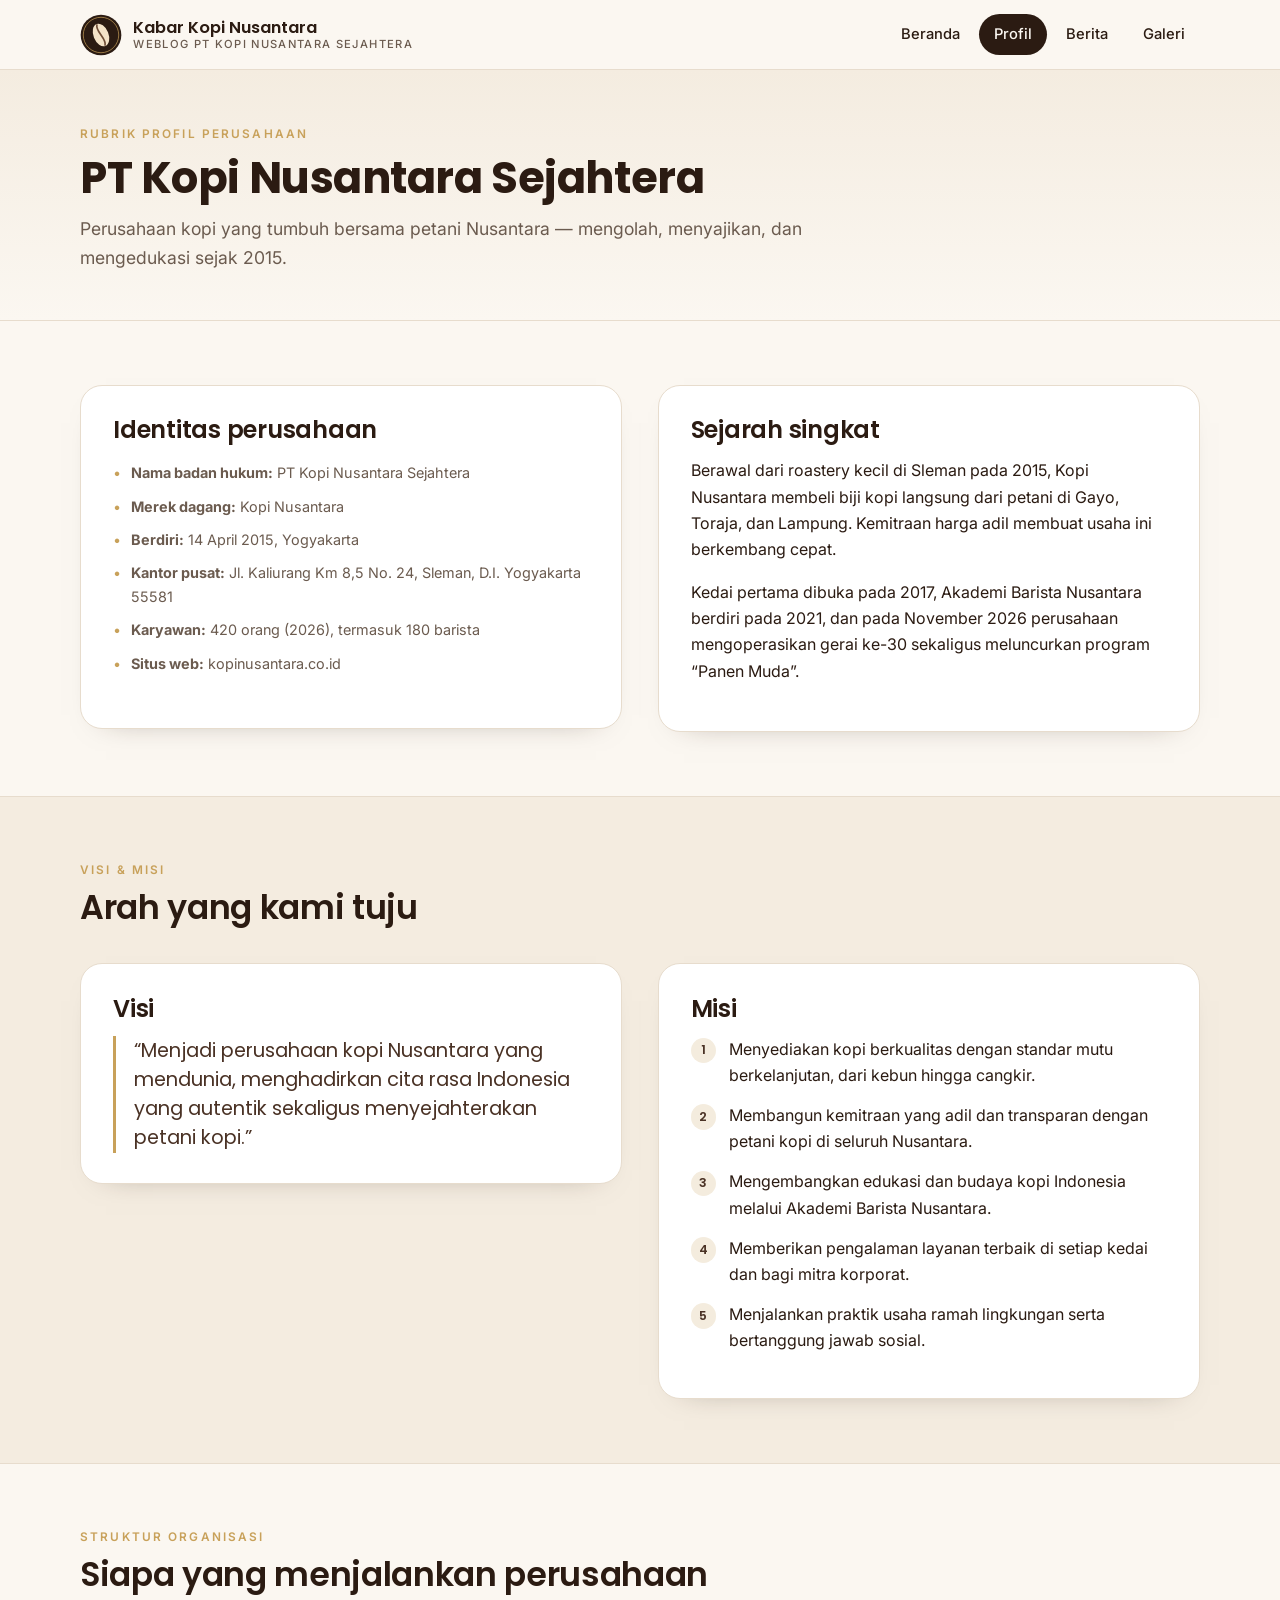
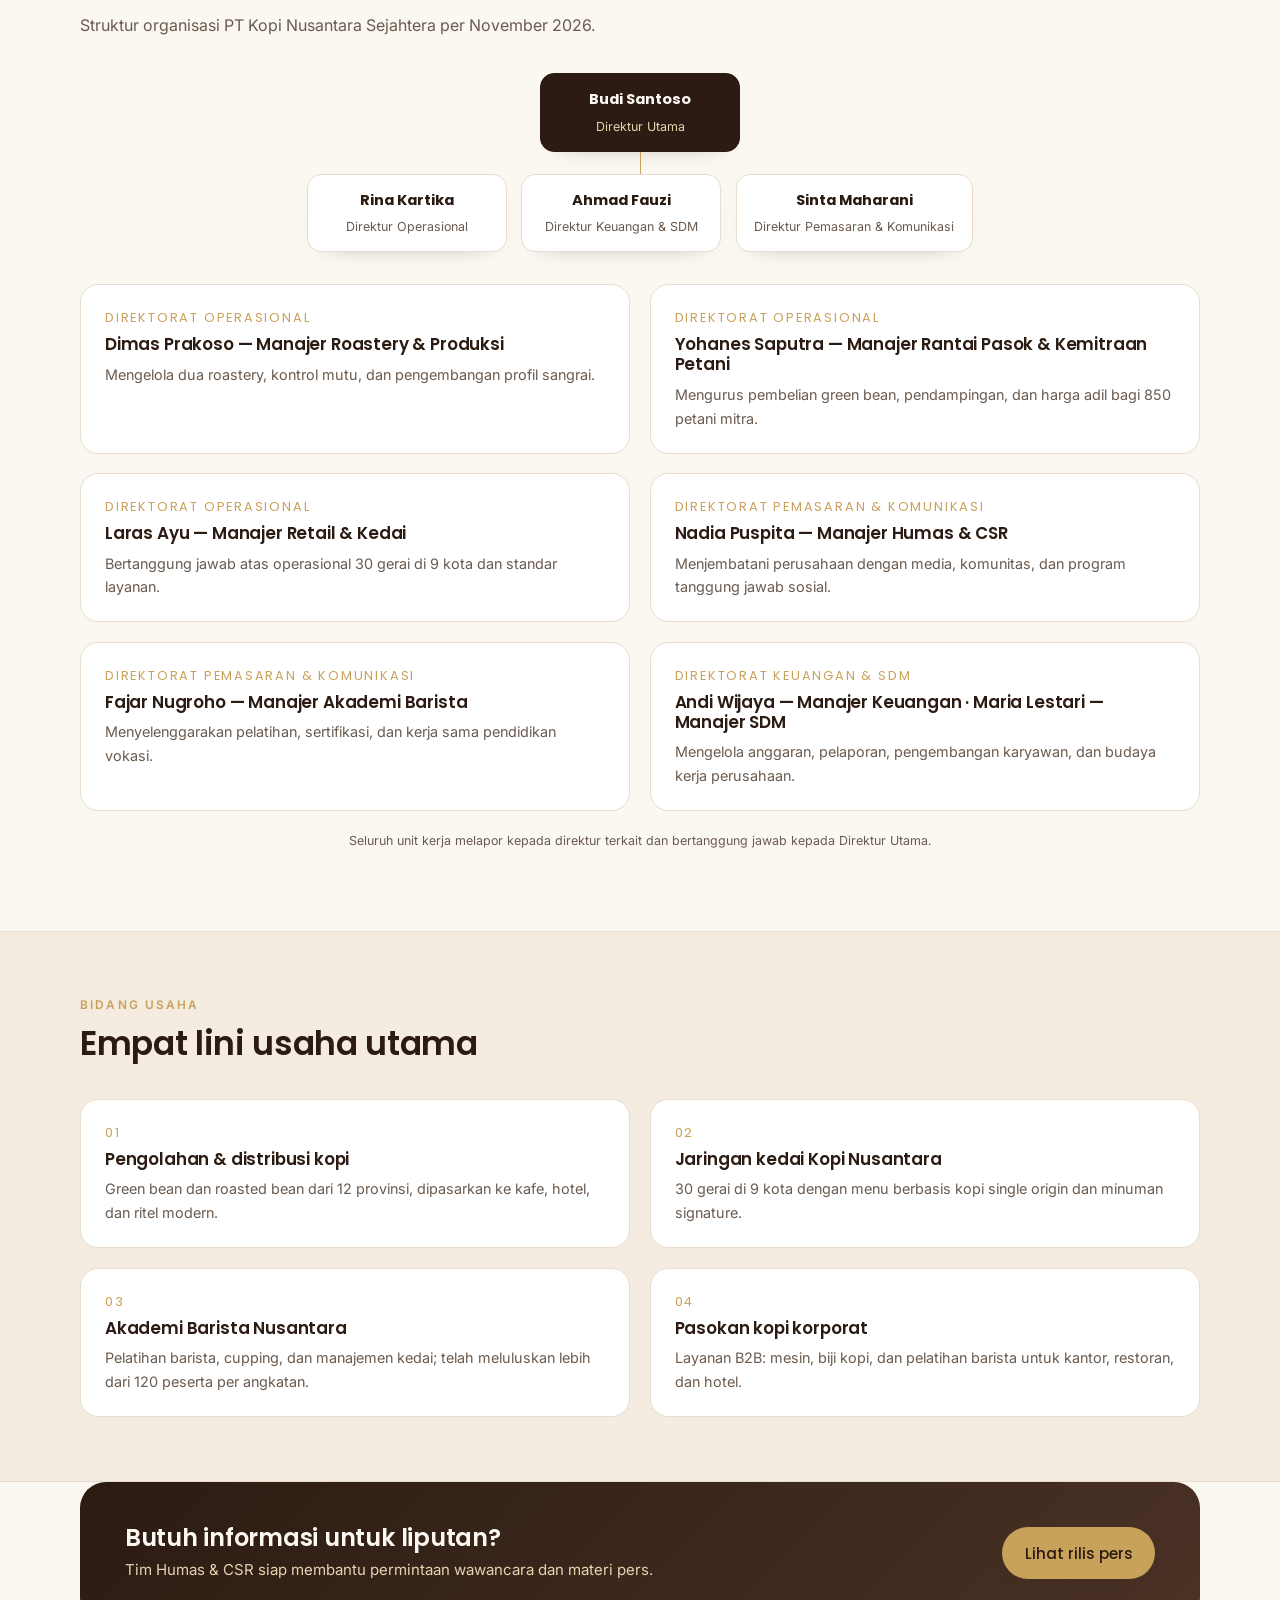
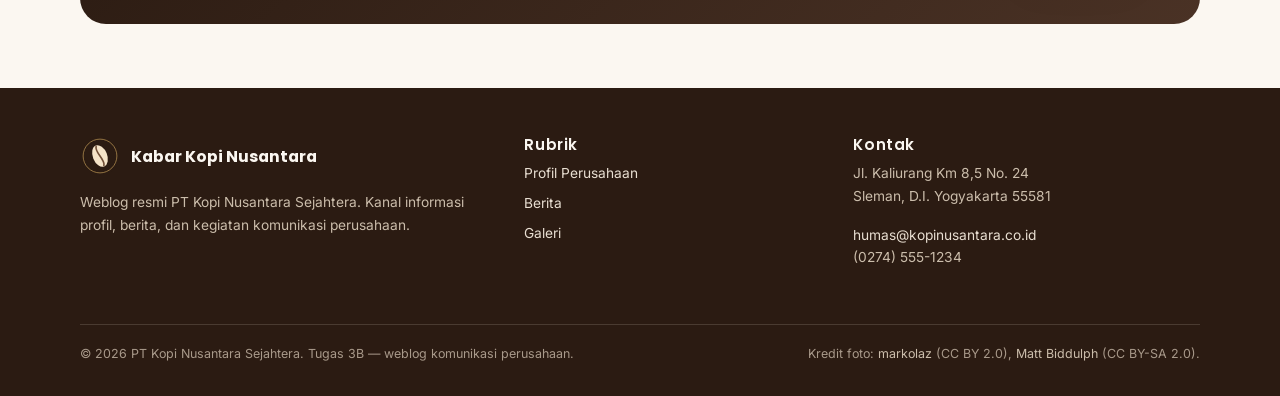
<file: profil.html>
<!DOCTYPE html>
<html lang="id">
<head>
<meta charset="utf-8">
<meta name="viewport" content="width=device-width, initial-scale=1">
<title>Profil Perusahaan — Kabar Kopi Nusantara</title>
<meta name="description" content="Profil PT Kopi Nusantara Sejahtera: visi, misi, struktur organisasi, dan bidang usaha.">
<link rel="icon" href="assets/img/logo-mark.svg" type="image/svg+xml">
<link rel="preconnect" href="https://fonts.googleapis.com">
<link rel="preconnect" href="https://fonts.gstatic.com" crossorigin>
<link href="https://fonts.googleapis.com/css2?family=Inter:wght@400;500;600&family=Poppins:wght@500;600;700&display=swap" rel="stylesheet">
<link rel="stylesheet" href="assets/css/style.css">
</head>
<body>
<a class="skip-link" href="#main">Lewati ke konten utama</a>

<header class="site-header">
  <div class="container header-inner">
    <a class="brand" href="index.html" aria-label="Kabar Kopi Nusantara — beranda">
      <img src="assets/img/logo-mark.svg" alt="" width="42" height="42">
      <span class="brand-name">Kabar Kopi Nusantara
        <small>Weblog PT Kopi Nusantara Sejahtera</small>
      </span>
    </a>
    <nav class="site-nav" aria-label="Navigasi utama">
      <ul>
        <li><a href="index.html">Beranda</a></li>
        <li><a href="profil.html" aria-current="page">Profil</a></li>
        <li><a href="berita.html">Berita</a></li>
        <li><a href="galeri.html">Galeri</a></li>
      </ul>
    </nav>
  </div>
</header>

<main id="main">

  <section class="article-header">
    <div class="container">
      <div class="kicker">Rubrik profil perusahaan</div>
      <h1>PT Kopi Nusantara Sejahtera</h1>
      <p class="lead">Perusahaan kopi yang tumbuh bersama petani Nusantara — mengolah, menyajikan, dan mengedukasi sejak 2015.</p>
    </div>
  </section>

  <section class="section">
    <div class="container">
      <div class="split">
        <div class="panel">
          <h2>Identitas perusahaan</h2>
          <ul class="brochure-meta" style="margin-top:1rem;">
            <li><span><strong>Nama badan hukum:</strong> PT Kopi Nusantara Sejahtera</span></li>
            <li><span><strong>Merek dagang:</strong> Kopi Nusantara</span></li>
            <li><span><strong>Berdiri:</strong> 14 April 2015, Yogyakarta</span></li>
            <li><span><strong>Kantor pusat:</strong> Jl. Kaliurang Km 8,5 No. 24, Sleman, D.I. Yogyakarta 55581</span></li>
            <li><span><strong>Karyawan:</strong> 420 orang (2026), termasuk 180 barista</span></li>
            <li><span><strong>Situs web:</strong> kopinusantara.co.id</span></li>
          </ul>
        </div>
        <div class="panel">
          <h2>Sejarah singkat</h2>
          <p>Berawal dari roastery kecil di Sleman pada 2015, Kopi Nusantara membeli biji kopi langsung dari petani di Gayo, Toraja, dan Lampung. Kemitraan harga adil membuat usaha ini berkembang cepat.</p>
          <p>Kedai pertama dibuka pada 2017, Akademi Barista Nusantara berdiri pada 2021, dan pada November 2026 perusahaan mengoperasikan gerai ke-30 sekaligus meluncurkan program “Panen Muda”.</p>
        </div>
      </div>
    </div>
  </section>

  <section class="section band">
    <div class="container">
      <div class="section-head">
        <div class="kicker">Visi &amp; misi</div>
        <h2>Arah yang kami tuju</h2>
      </div>
      <div class="split">
        <div class="panel">
          <h2>Visi</h2>
          <p class="visi-quote">“Menjadi perusahaan kopi Nusantara yang mendunia, menghadirkan cita rasa Indonesia yang autentik sekaligus menyejahterakan petani kopi.”</p>
        </div>
        <div class="panel">
          <h2>Misi</h2>
          <ol class="misi-list">
            <li>Menyediakan kopi berkualitas dengan standar mutu berkelanjutan, dari kebun hingga cangkir.</li>
            <li>Membangun kemitraan yang adil dan transparan dengan petani kopi di seluruh Nusantara.</li>
            <li>Mengembangkan edukasi dan budaya kopi Indonesia melalui Akademi Barista Nusantara.</li>
            <li>Memberikan pengalaman layanan terbaik di setiap kedai dan bagi mitra korporat.</li>
            <li>Menjalankan praktik usaha ramah lingkungan serta bertanggung jawab sosial.</li>
          </ol>
        </div>
      </div>
    </div>
  </section>

  <section class="section" id="struktur">
    <div class="container">
      <div class="section-head">
        <div class="kicker">Struktur organisasi</div>
        <h2>Siapa yang menjalankan perusahaan</h2>
        <p>Struktur organisasi PT Kopi Nusantara Sejahtera per November 2026.</p>
      </div>

      <div class="org" role="img" aria-label="Bagan struktur organisasi PT Kopi Nusantara Sejahtera">
        <div class="org-node top"><strong>Budi Santoso</strong><span>Direktur Utama</span></div>
        <div class="org-connector"></div>
        <div class="org-row">
          <div class="org-branch">
            <div class="org-node"><strong>Rina Kartika</strong><span>Direktur Operasional</span></div>
          </div>
          <div class="org-branch">
            <div class="org-node"><strong>Ahmad Fauzi</strong><span>Direktur Keuangan &amp; SDM</span></div>
          </div>
          <div class="org-branch">
            <div class="org-node"><strong>Sinta Maharani</strong><span>Direktur Pemasaran &amp; Komunikasi</span></div>
          </div>
        </div>
      </div>

      <div class="biz-grid" style="margin-top:2rem;">
        <div class="biz"><span class="num">DIREKTORAT OPERASIONAL</span><h3>Dimas Prakoso — Manajer Roastery &amp; Produksi</h3><p>Mengelola dua roastery, kontrol mutu, dan pengembangan profil sangrai.</p></div>
        <div class="biz"><span class="num">DIREKTORAT OPERASIONAL</span><h3>Yohanes Saputra — Manajer Rantai Pasok &amp; Kemitraan Petani</h3><p>Mengurus pembelian green bean, pendampingan, dan harga adil bagi 850 petani mitra.</p></div>
        <div class="biz"><span class="num">DIREKTORAT OPERASIONAL</span><h3>Laras Ayu — Manajer Retail &amp; Kedai</h3><p>Bertanggung jawab atas operasional 30 gerai di 9 kota dan standar layanan.</p></div>
        <div class="biz"><span class="num">DIREKTORAT PEMASARAN &amp; KOMUNIKASI</span><h3>Nadia Puspita — Manajer Humas &amp; CSR</h3><p>Menjembatani perusahaan dengan media, komunitas, dan program tanggung jawab sosial.</p></div>
        <div class="biz"><span class="num">DIREKTORAT PEMASARAN &amp; KOMUNIKASI</span><h3>Fajar Nugroho — Manajer Akademi Barista</h3><p>Menyelenggarakan pelatihan, sertifikasi, dan kerja sama pendidikan vokasi.</p></div>
        <div class="biz"><span class="num">DIREKTORAT KEUANGAN &amp; SDM</span><h3>Andi Wijaya — Manajer Keuangan · Maria Lestari — Manajer SDM</h3><p>Mengelola anggaran, pelaporan, pengembangan karyawan, dan budaya kerja perusahaan.</p></div>
      </div>
      <p class="org-note">Seluruh unit kerja melapor kepada direktur terkait dan bertanggung jawab kepada Direktur Utama.</p>
    </div>
  </section>

  <section class="section band">
    <div class="container">
      <div class="section-head">
        <div class="kicker">Bidang usaha</div>
        <h2>Empat lini usaha utama</h2>
      </div>
      <div class="biz-grid">
        <div class="biz"><span class="num">01</span><h3>Pengolahan &amp; distribusi kopi</h3><p>Green bean dan roasted bean dari 12 provinsi, dipasarkan ke kafe, hotel, dan ritel modern.</p></div>
        <div class="biz"><span class="num">02</span><h3>Jaringan kedai Kopi Nusantara</h3><p>30 gerai di 9 kota dengan menu berbasis kopi single origin dan minuman signature.</p></div>
        <div class="biz"><span class="num">03</span><h3>Akademi Barista Nusantara</h3><p>Pelatihan barista, cupping, dan manajemen kedai; telah meluluskan lebih dari 120 peserta per angkatan.</p></div>
        <div class="biz"><span class="num">04</span><h3>Pasokan kopi korporat</h3><p>Layanan B2B: mesin, biji kopi, dan pelatihan barista untuk kantor, restoran, dan hotel.</p></div>
      </div>
    </div>
  </section>

  <div class="container">
    <section class="cta">
      <div>
        <h2>Butuh informasi untuk liputan?</h2>
        <p>Tim Humas &amp; CSR siap membantu permintaan wawancara dan materi pers.</p>
      </div>
      <a class="btn btn-primary" href="berita.html">Lihat rilis pers</a>
    </section>
  </div>

</main>

<footer class="site-footer">
  <div class="container">
    <div class="footer-grid">
      <div>
        <div class="footer-brand">
          <img src="assets/img/logo-mark.svg" alt="" width="40" height="40">
          <strong>Kabar Kopi Nusantara</strong>
        </div>
        <p>Weblog resmi PT Kopi Nusantara Sejahtera. Kanal informasi profil, berita, dan kegiatan komunikasi perusahaan.</p>
      </div>
      <div>
        <h3>Rubrik</h3>
        <ul>
          <li><a href="profil.html">Profil Perusahaan</a></li>
          <li><a href="berita.html">Berita</a></li>
          <li><a href="galeri.html">Galeri</a></li>
        </ul>
      </div>
      <div>
        <h3>Kontak</h3>
        <p>Jl. Kaliurang Km 8,5 No. 24<br>Sleman, D.I. Yogyakarta 55581</p>
        <p><a href="mailto:humas@kopinusantara.co.id">humas@kopinusantara.co.id</a><br>(0274) 555-1234</p>
      </div>
    </div>
    <div class="footer-bottom">
      <span>© 2026 PT Kopi Nusantara Sejahtera. Tugas 3B — weblog komunikasi perusahaan.</span>
      <span>Kredit foto: <a href="https://www.flickr.com/photos/195403219@N08/52221065029" rel="license">markolaz</a> (CC BY 2.0), <a href="https://www.flickr.com/photos/51035707449@N01/2333996558" rel="license">Matt Biddulph</a> (CC BY-SA 2.0).</span>
    </div>
  </div>
</footer>
</body>
</html>
</file>
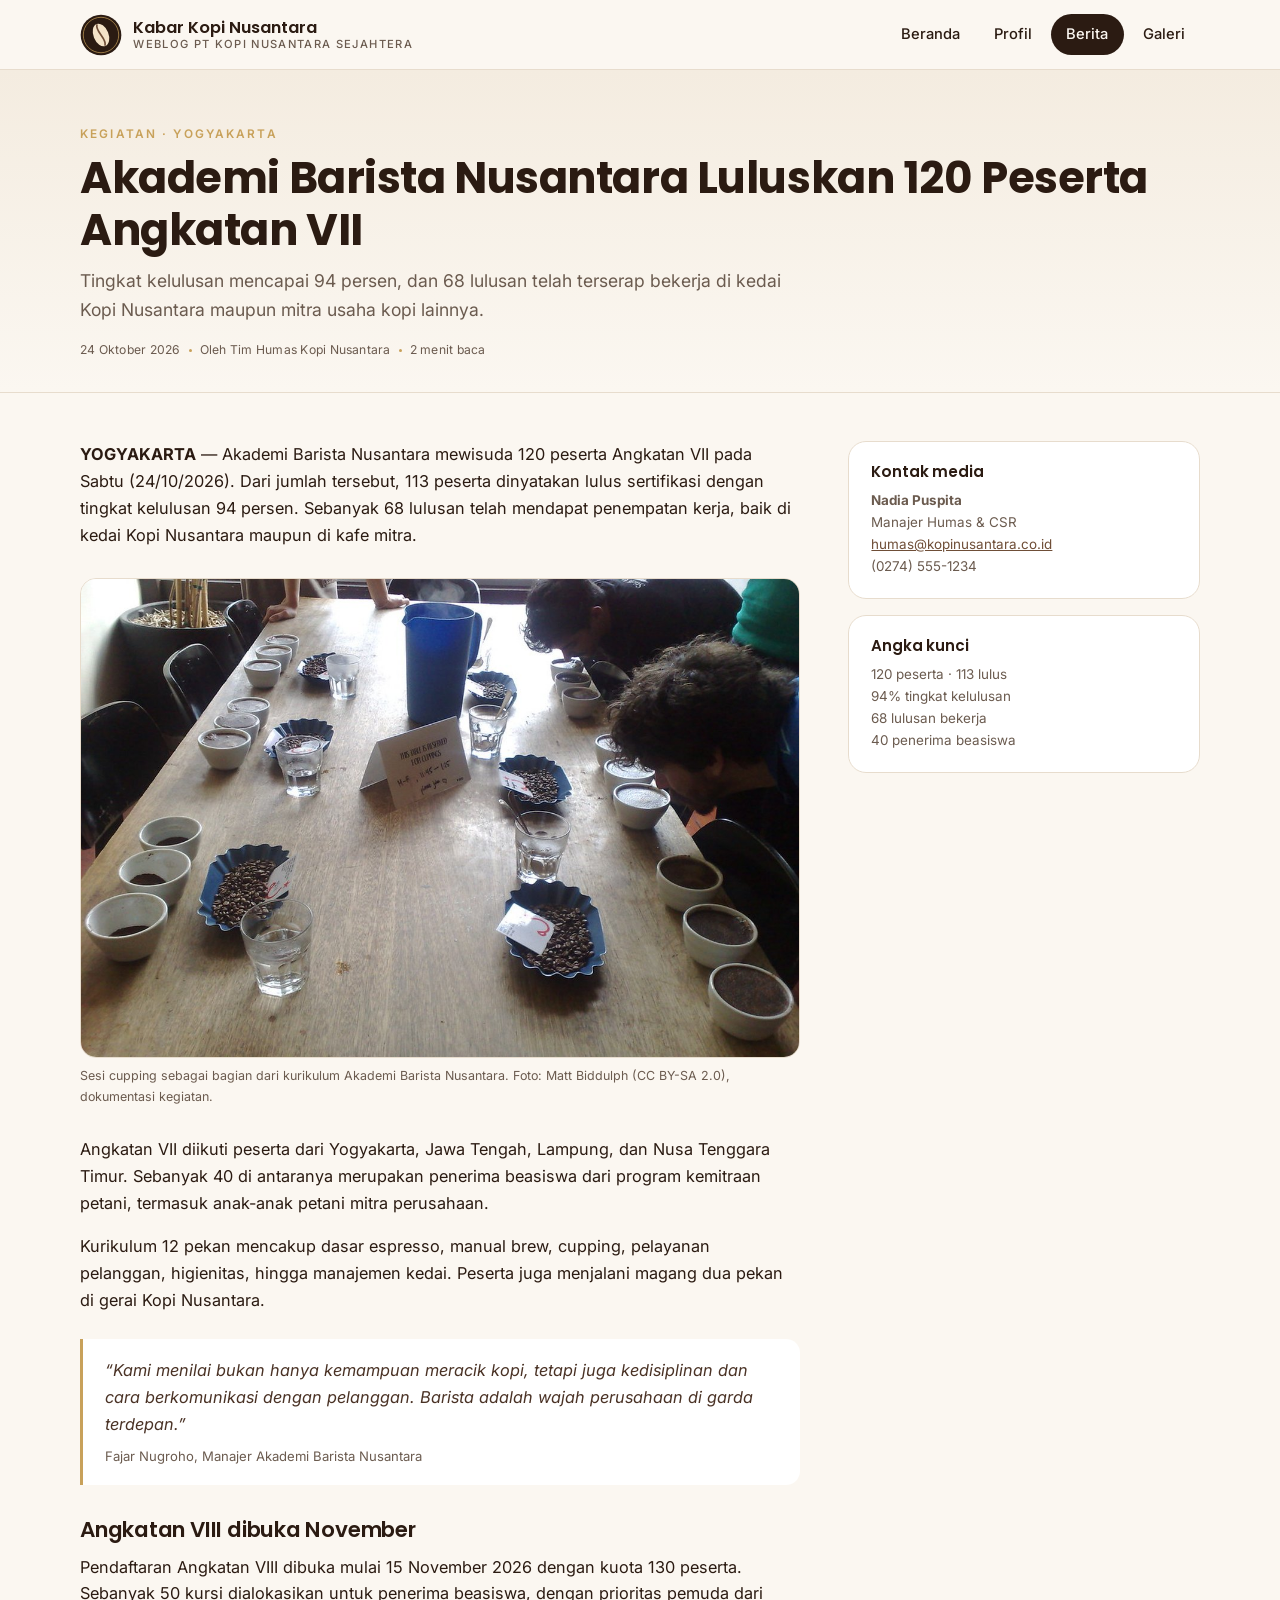
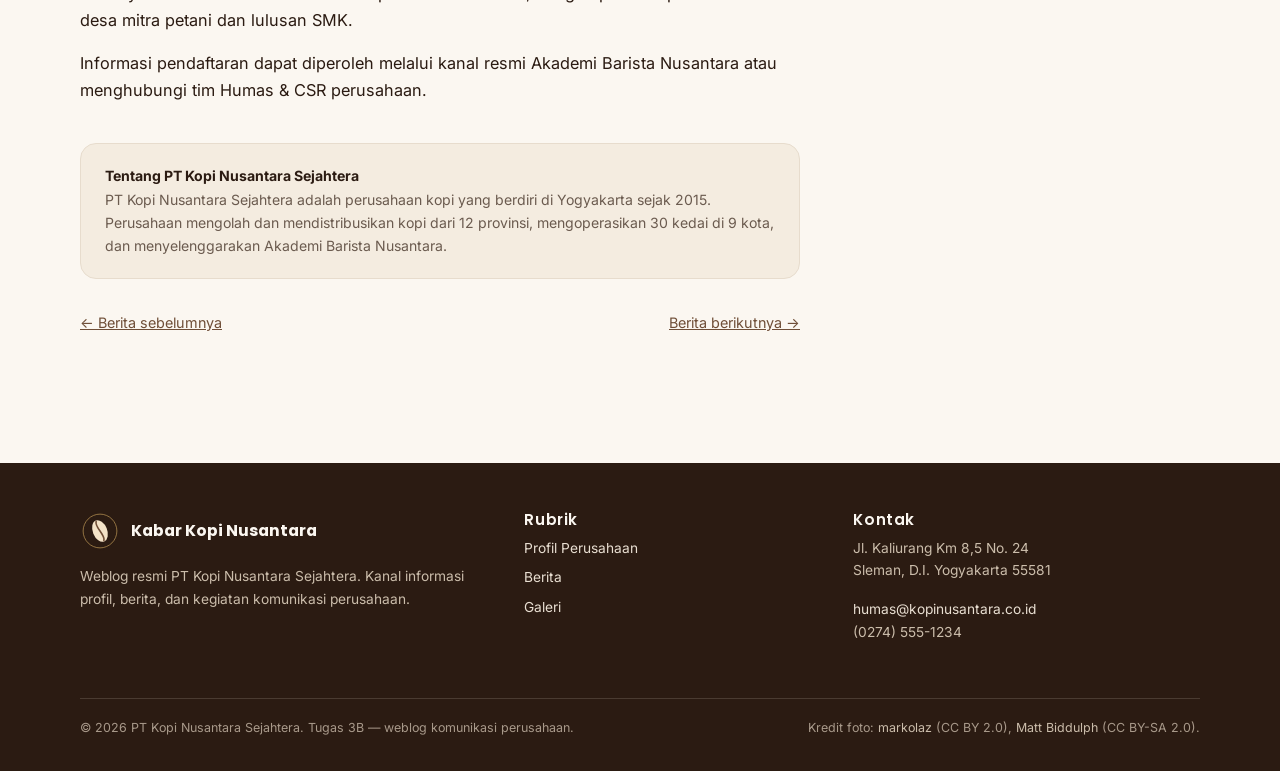
<file: berita/akademi-barista-angkatan-vii.html>
<!DOCTYPE html>
<html lang="id">
<head>
<meta charset="utf-8">
<meta name="viewport" content="width=device-width, initial-scale=1">
<title>Akademi Barista Nusantara Luluskan 120 Peserta Angkatan VII — Kabar Kopi Nusantara</title>
<meta name="description" content="Akademi Barista Nusantara meluluskan 120 peserta Angkatan VII dengan tingkat kelulusan 94 persen dan penempatan kerja bagi 68 lulusan.">
<link rel="icon" href="../assets/img/logo-mark.svg" type="image/svg+xml">
<link rel="preconnect" href="https://fonts.googleapis.com">
<link rel="preconnect" href="https://fonts.gstatic.com" crossorigin>
<link href="https://fonts.googleapis.com/css2?family=Inter:wght@400;500;600&family=Poppins:wght@500;600;700&display=swap" rel="stylesheet">
<link rel="stylesheet" href="../assets/css/style.css">
</head>
<body>
<a class="skip-link" href="#main">Lewati ke konten utama</a>

<header class="site-header">
  <div class="container header-inner">
    <a class="brand" href="../index.html" aria-label="Kabar Kopi Nusantara — beranda">
      <img src="../assets/img/logo-mark.svg" alt="" width="42" height="42">
      <span class="brand-name">Kabar Kopi Nusantara
        <small>Weblog PT Kopi Nusantara Sejahtera</small>
      </span>
    </a>
    <nav class="site-nav" aria-label="Navigasi utama">
      <ul>
        <li><a href="../index.html">Beranda</a></li>
        <li><a href="../profil.html">Profil</a></li>
        <li><a href="../berita.html" aria-current="page">Berita</a></li>
        <li><a href="../galeri.html">Galeri</a></li>
      </ul>
    </nav>
  </div>
</header>

<main id="main">

  <header class="article-header">
    <div class="container">
      <div class="kicker">Kegiatan · Yogyakarta</div>
      <h1>Akademi Barista Nusantara Luluskan 120 Peserta Angkatan VII</h1>
      <p class="lead">Tingkat kelulusan mencapai 94 persen, dan 68 lulusan telah terserap bekerja di kedai Kopi Nusantara maupun mitra usaha kopi lainnya.</p>
      <div class="meta" style="margin-top:1rem;">
        <time datetime="2026-10-24">24 Oktober 2026</time><span class="dot"></span>
        <span>Oleh Tim Humas Kopi Nusantara</span><span class="dot"></span><span>2 menit baca</span>
      </div>
    </div>
  </header>

  <div class="container article-body">
    <article class="prose">
      <p><strong>YOGYAKARTA</strong> — Akademi Barista Nusantara mewisuda 120 peserta Angkatan VII pada Sabtu (24/10/2026). Dari jumlah tersebut, 113 peserta dinyatakan lulus sertifikasi dengan tingkat kelulusan 94 persen. Sebanyak 68 lulusan telah mendapat penempatan kerja, baik di kedai Kopi Nusantara maupun di kafe mitra.</p>

      <figure class="article-figure">
        <img src="../assets/img/foto-edukasi.jpg" alt="Peserta sesi cupping mengamati aroma kopi dalam kegiatan edukasi Akademi Barista Nusantara.">
        <figcaption>Sesi cupping sebagai bagian dari kurikulum Akademi Barista Nusantara. Foto: Matt Biddulph (CC BY-SA 2.0), dokumentasi kegiatan.</figcaption>
      </figure>

      <p>Angkatan VII diikuti peserta dari Yogyakarta, Jawa Tengah, Lampung, dan Nusa Tenggara Timur. Sebanyak 40 di antaranya merupakan penerima beasiswa dari program kemitraan petani, termasuk anak-anak petani mitra perusahaan.</p>

      <p>Kurikulum 12 pekan mencakup dasar espresso, manual brew, cupping, pelayanan pelanggan, higienitas, hingga manajemen kedai. Peserta juga menjalani magang dua pekan di gerai Kopi Nusantara.</p>

      <blockquote>
        “Kami menilai bukan hanya kemampuan meracik kopi, tetapi juga kedisiplinan dan cara berkomunikasi dengan pelanggan. Barista adalah wajah perusahaan di garda terdepan.”
        <cite>Fajar Nugroho, Manajer Akademi Barista Nusantara</cite>
      </blockquote>

      <h2>Angkatan VIII dibuka November</h2>

      <p>Pendaftaran Angkatan VIII dibuka mulai 15 November 2026 dengan kuota 130 peserta. Sebanyak 50 kursi dialokasikan untuk penerima beasiswa, dengan prioritas pemuda dari desa mitra petani dan lulusan SMK.</p>

      <p>Informasi pendaftaran dapat diperoleh melalui kanal resmi Akademi Barista Nusantara atau menghubungi tim Humas &amp; CSR perusahaan.</p>

      <div class="boilerplate">
        <strong>Tentang PT Kopi Nusantara Sejahtera</strong><br>
        PT Kopi Nusantara Sejahtera adalah perusahaan kopi yang berdiri di Yogyakarta sejak 2015. Perusahaan mengolah dan mendistribusikan kopi dari 12 provinsi, mengoperasikan 30 kedai di 9 kota, dan menyelenggarakan Akademi Barista Nusantara.
      </div>

      <nav class="article-nav" aria-label="Navigasi artikel">
        <a href="gerai-ke-30-malioboro.html">← Berita sebelumnya</a>
        <a href="penghargaan-kopi-berkelanjutan.html">Berita berikutnya →</a>
      </nav>
    </article>

    <aside class="article-aside">
      <div class="aside-card">
        <h3>Kontak media</h3>
        <p><strong>Nadia Puspita</strong><br>Manajer Humas &amp; CSR<br>
        <a href="mailto:humas@kopinusantara.co.id">humas@kopinusantara.co.id</a><br>(0274) 555-1234</p>
      </div>
      <div class="aside-card">
        <h3>Angka kunci</h3>
        <p>120 peserta · 113 lulus<br>94% tingkat kelulusan<br>68 lulusan bekerja<br>40 penerima beasiswa</p>
      </div>
    </aside>
  </div>

</main>

<footer class="site-footer">
  <div class="container">
    <div class="footer-grid">
      <div>
        <div class="footer-brand">
          <img src="../assets/img/logo-mark.svg" alt="" width="40" height="40">
          <strong>Kabar Kopi Nusantara</strong>
        </div>
        <p>Weblog resmi PT Kopi Nusantara Sejahtera. Kanal informasi profil, berita, dan kegiatan komunikasi perusahaan.</p>
      </div>
      <div>
        <h3>Rubrik</h3>
        <ul>
          <li><a href="../profil.html">Profil Perusahaan</a></li>
          <li><a href="../berita.html">Berita</a></li>
          <li><a href="../galeri.html">Galeri</a></li>
        </ul>
      </div>
      <div>
        <h3>Kontak</h3>
        <p>Jl. Kaliurang Km 8,5 No. 24<br>Sleman, D.I. Yogyakarta 55581</p>
        <p><a href="mailto:humas@kopinusantara.co.id">humas@kopinusantara.co.id</a><br>(0274) 555-1234</p>
      </div>
    </div>
    <div class="footer-bottom">
      <span>© 2026 PT Kopi Nusantara Sejahtera. Tugas 3B — weblog komunikasi perusahaan.</span>
      <span>Kredit foto: <a href="https://www.flickr.com/photos/195403219@N08/52221065029" rel="license">markolaz</a> (CC BY 2.0), <a href="https://www.flickr.com/photos/51035707449@N01/2333996558" rel="license">Matt Biddulph</a> (CC BY-SA 2.0).</span>
    </div>
  </div>
</footer>
</body>
</html>
</file>
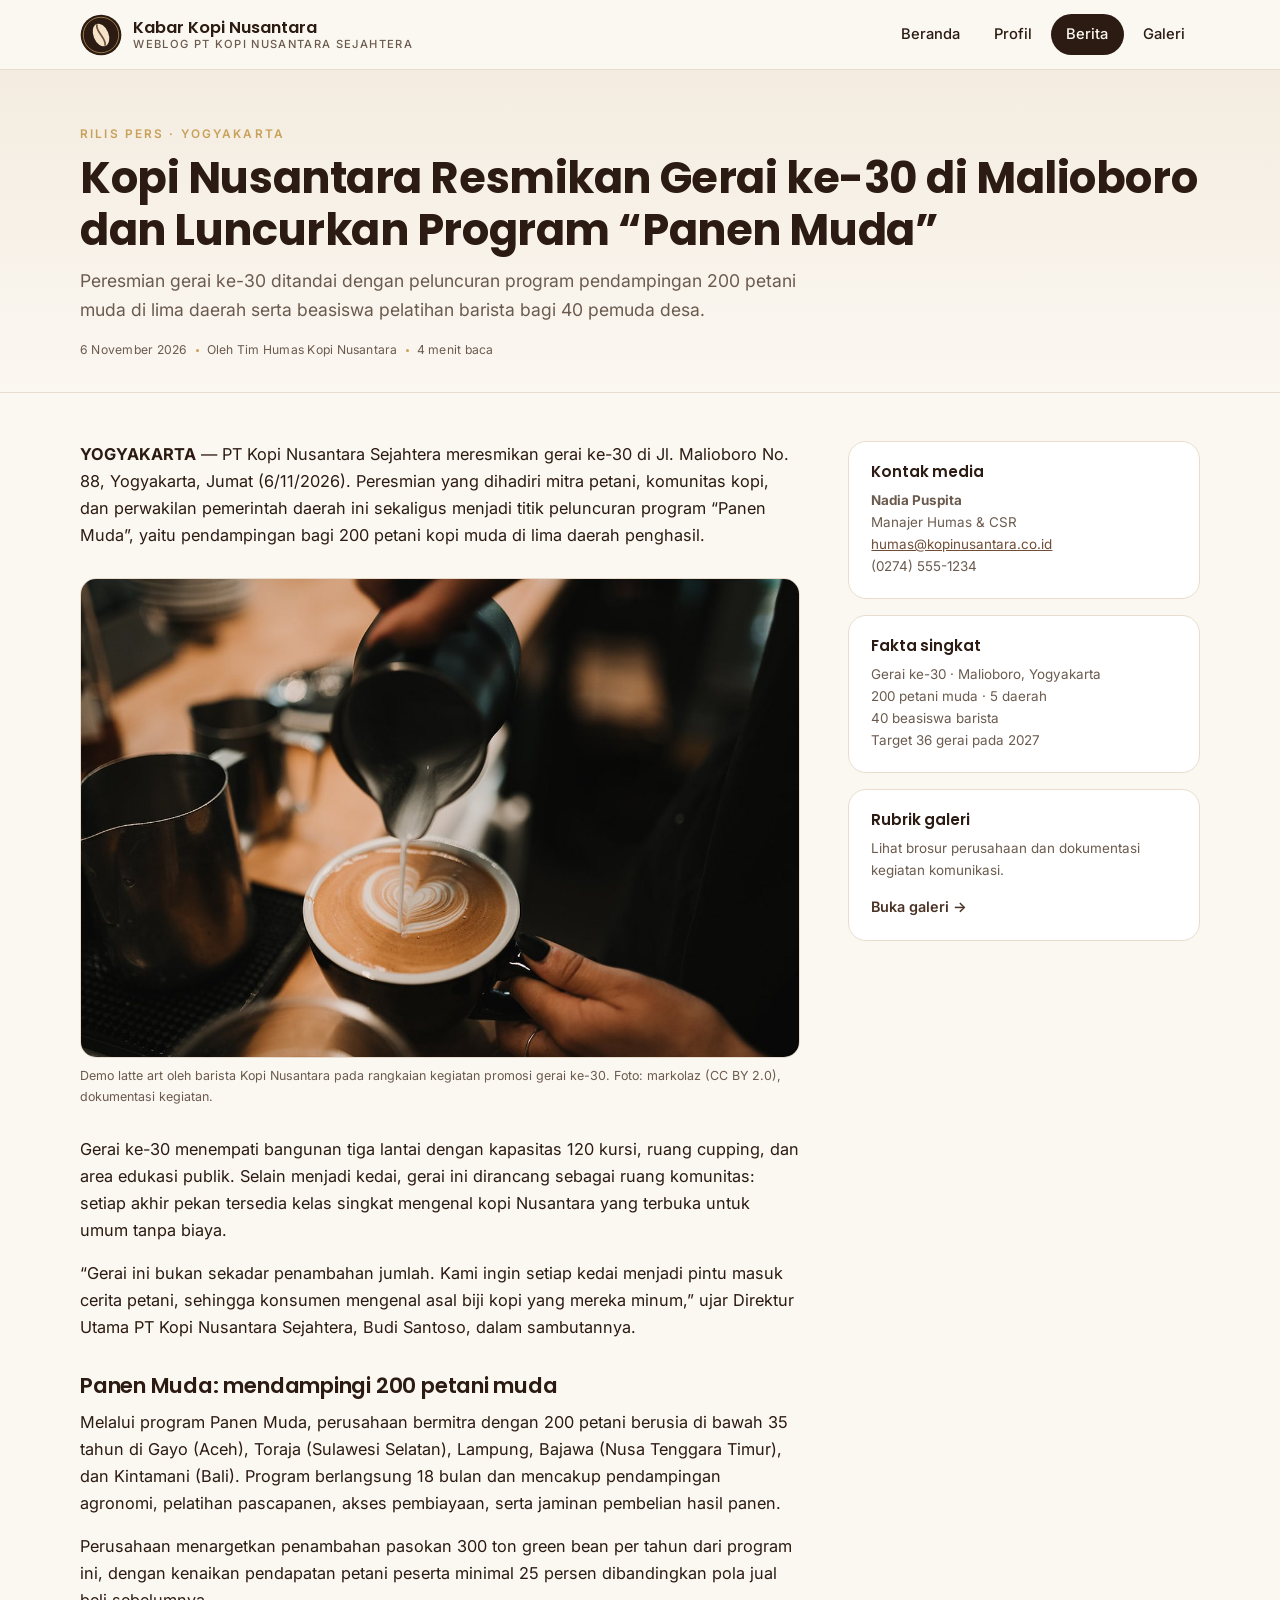
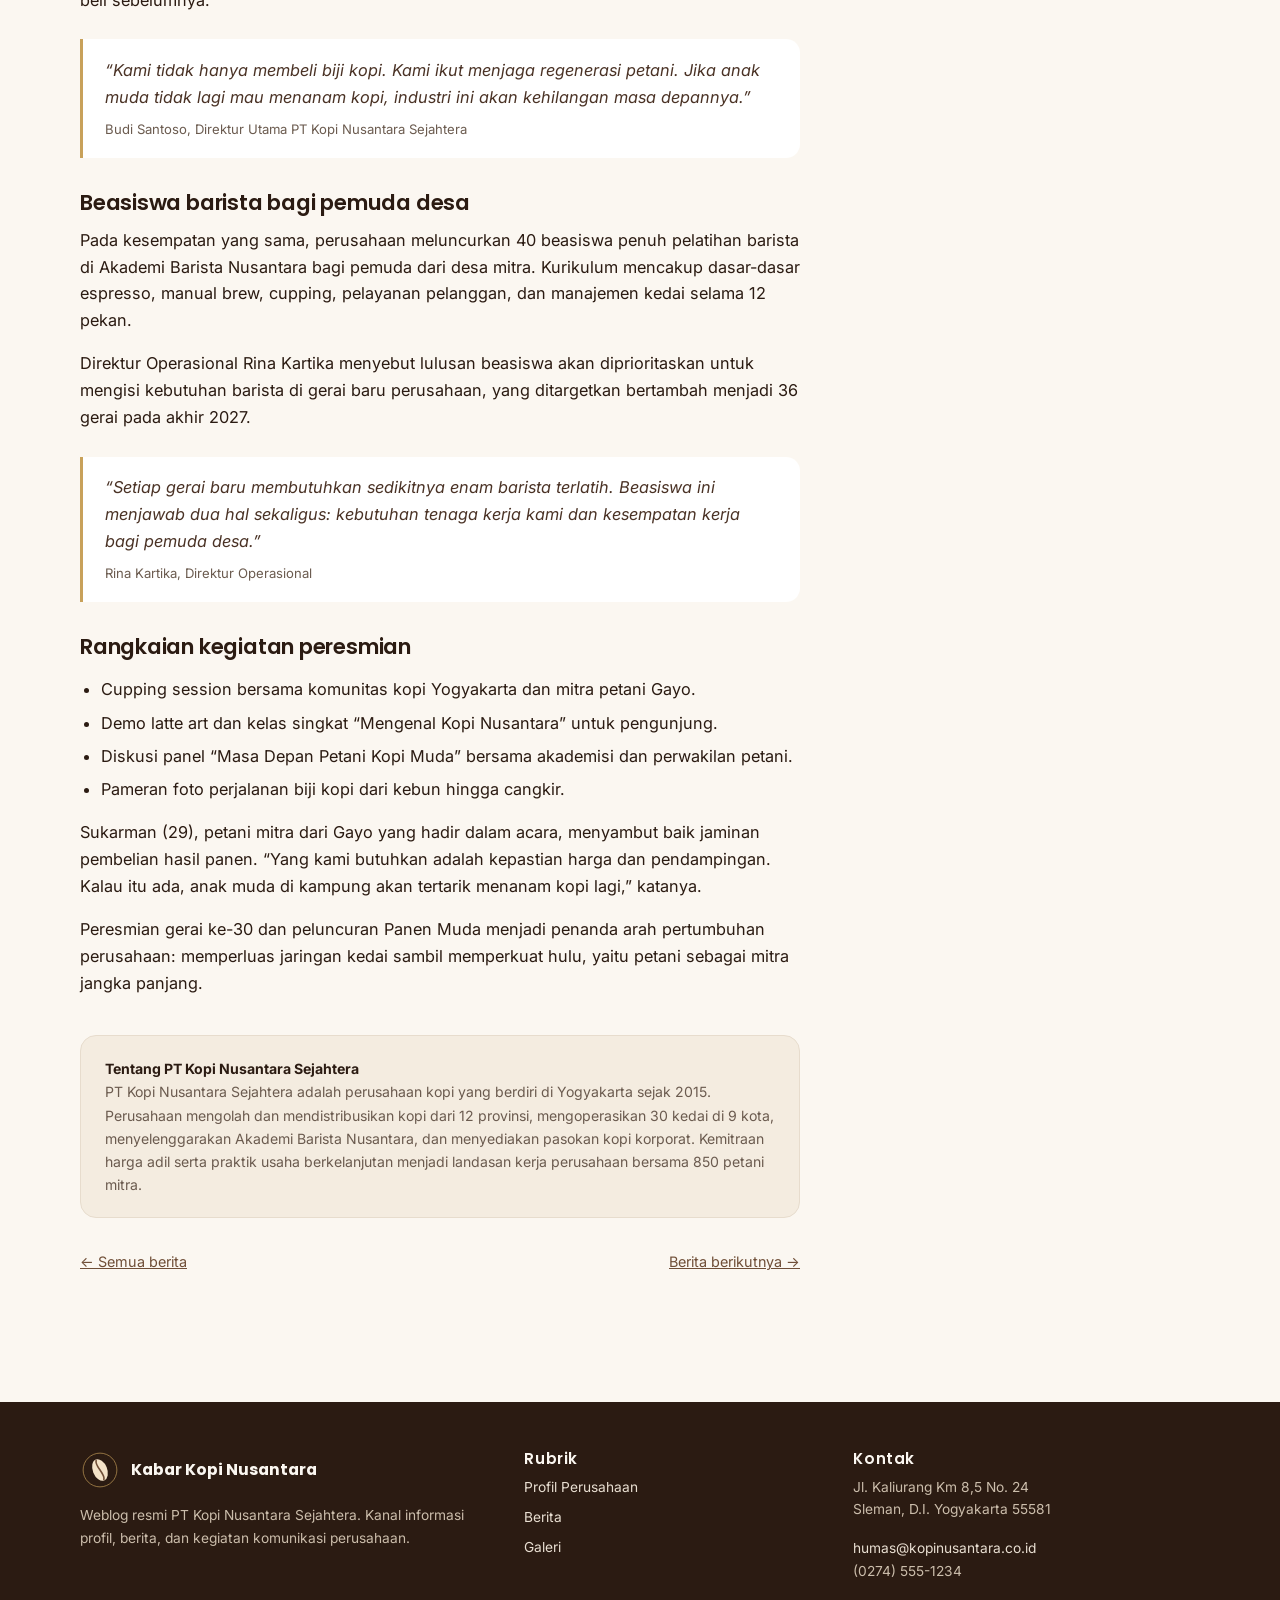
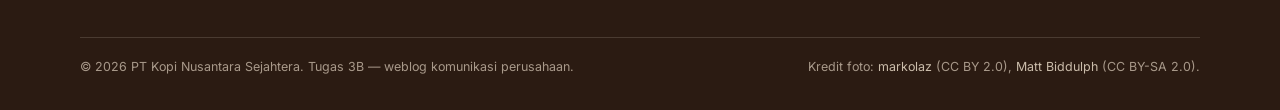
<file: berita/gerai-ke-30-malioboro.html>
<!DOCTYPE html>
<html lang="id">
<head>
<meta charset="utf-8">
<meta name="viewport" content="width=device-width, initial-scale=1">
<title>Kopi Nusantara Resmikan Gerai ke-30 di Malioboro dan Luncurkan Program “Panen Muda” — Kabar Kopi Nusantara</title>
<meta name="description" content="PT Kopi Nusantara Sejahtera meresmikan gerai ke-30 di Malioboro, Yogyakarta, sekaligus meluncurkan program pendampingan 200 petani muda dan beasiswa barista.">
<link rel="icon" href="../assets/img/logo-mark.svg" type="image/svg+xml">
<link rel="preconnect" href="https://fonts.googleapis.com">
<link rel="preconnect" href="https://fonts.gstatic.com" crossorigin>
<link href="https://fonts.googleapis.com/css2?family=Inter:wght@400;500;600&family=Poppins:wght@500;600;700&display=swap" rel="stylesheet">
<link rel="stylesheet" href="../assets/css/style.css">
</head>
<body>
<a class="skip-link" href="#main">Lewati ke konten utama</a>

<header class="site-header">
  <div class="container header-inner">
    <a class="brand" href="../index.html" aria-label="Kabar Kopi Nusantara — beranda">
      <img src="../assets/img/logo-mark.svg" alt="" width="42" height="42">
      <span class="brand-name">Kabar Kopi Nusantara
        <small>Weblog PT Kopi Nusantara Sejahtera</small>
      </span>
    </a>
    <nav class="site-nav" aria-label="Navigasi utama">
      <ul>
        <li><a href="../index.html">Beranda</a></li>
        <li><a href="../profil.html">Profil</a></li>
        <li><a href="../berita.html" aria-current="page">Berita</a></li>
        <li><a href="../galeri.html">Galeri</a></li>
      </ul>
    </nav>
  </div>
</header>

<main id="main">

  <header class="article-header">
    <div class="container">
      <div class="kicker">Rilis Pers · Yogyakarta</div>
      <h1>Kopi Nusantara Resmikan Gerai ke-30 di Malioboro dan Luncurkan Program “Panen Muda”</h1>
      <p class="lead">Peresmian gerai ke-30 ditandai dengan peluncuran program pendampingan 200 petani muda di lima daerah serta beasiswa pelatihan barista bagi 40 pemuda desa.</p>
      <div class="meta" style="margin-top:1rem;">
        <time datetime="2026-11-06">6 November 2026</time><span class="dot"></span>
        <span>Oleh Tim Humas Kopi Nusantara</span><span class="dot"></span><span>4 menit baca</span>
      </div>
    </div>
  </header>

  <div class="container article-body">
    <article class="prose">

      <p><strong>YOGYAKARTA</strong> — PT Kopi Nusantara Sejahtera meresmikan gerai ke-30 di Jl. Malioboro No. 88, Yogyakarta, Jumat (6/11/2026). Peresmian yang dihadiri mitra petani, komunitas kopi, dan perwakilan pemerintah daerah ini sekaligus menjadi titik peluncuran program “Panen Muda”, yaitu pendampingan bagi 200 petani kopi muda di lima daerah penghasil.</p>

      <figure class="article-figure">
        <img src="../assets/img/foto-promosi.jpg" alt="Barista Kopi Nusantara menuangkan latte art di hadapan pengunjung pada kegiatan promosi gerai.">
        <figcaption>Demo latte art oleh barista Kopi Nusantara pada rangkaian kegiatan promosi gerai ke-30. Foto: markolaz (CC BY 2.0), dokumentasi kegiatan.</figcaption>
      </figure>

      <p>Gerai ke-30 menempati bangunan tiga lantai dengan kapasitas 120 kursi, ruang cupping, dan area edukasi publik. Selain menjadi kedai, gerai ini dirancang sebagai ruang komunitas: setiap akhir pekan tersedia kelas singkat mengenal kopi Nusantara yang terbuka untuk umum tanpa biaya.</p>

      <p>“Gerai ini bukan sekadar penambahan jumlah. Kami ingin setiap kedai menjadi pintu masuk cerita petani, sehingga konsumen mengenal asal biji kopi yang mereka minum,” ujar Direktur Utama PT Kopi Nusantara Sejahtera, Budi Santoso, dalam sambutannya.</p>

      <h2>Panen Muda: mendampingi 200 petani muda</h2>

      <p>Melalui program Panen Muda, perusahaan bermitra dengan 200 petani berusia di bawah 35 tahun di Gayo (Aceh), Toraja (Sulawesi Selatan), Lampung, Bajawa (Nusa Tenggara Timur), dan Kintamani (Bali). Program berlangsung 18 bulan dan mencakup pendampingan agronomi, pelatihan pascapanen, akses pembiayaan, serta jaminan pembelian hasil panen.</p>

      <p>Perusahaan menargetkan penambahan pasokan 300 ton green bean per tahun dari program ini, dengan kenaikan pendapatan petani peserta minimal 25 persen dibandingkan pola jual beli sebelumnya.</p>

      <blockquote>
        “Kami tidak hanya membeli biji kopi. Kami ikut menjaga regenerasi petani. Jika anak muda tidak lagi mau menanam kopi, industri ini akan kehilangan masa depannya.”
        <cite>Budi Santoso, Direktur Utama PT Kopi Nusantara Sejahtera</cite>
      </blockquote>

      <h2>Beasiswa barista bagi pemuda desa</h2>

      <p>Pada kesempatan yang sama, perusahaan meluncurkan 40 beasiswa penuh pelatihan barista di Akademi Barista Nusantara bagi pemuda dari desa mitra. Kurikulum mencakup dasar-dasar espresso, manual brew, cupping, pelayanan pelanggan, dan manajemen kedai selama 12 pekan.</p>

      <p>Direktur Operasional Rina Kartika menyebut lulusan beasiswa akan diprioritaskan untuk mengisi kebutuhan barista di gerai baru perusahaan, yang ditargetkan bertambah menjadi 36 gerai pada akhir 2027.</p>

      <blockquote>
        “Setiap gerai baru membutuhkan sedikitnya enam barista terlatih. Beasiswa ini menjawab dua hal sekaligus: kebutuhan tenaga kerja kami dan kesempatan kerja bagi pemuda desa.”
        <cite>Rina Kartika, Direktur Operasional</cite>
      </blockquote>

      <h2>Rangkaian kegiatan peresmian</h2>

      <ul>
        <li>Cupping session bersama komunitas kopi Yogyakarta dan mitra petani Gayo.</li>
        <li>Demo latte art dan kelas singkat “Mengenal Kopi Nusantara” untuk pengunjung.</li>
        <li>Diskusi panel “Masa Depan Petani Kopi Muda” bersama akademisi dan perwakilan petani.</li>
        <li>Pameran foto perjalanan biji kopi dari kebun hingga cangkir.</li>
      </ul>

      <p>Sukarman (29), petani mitra dari Gayo yang hadir dalam acara, menyambut baik jaminan pembelian hasil panen. “Yang kami butuhkan adalah kepastian harga dan pendampingan. Kalau itu ada, anak muda di kampung akan tertarik menanam kopi lagi,” katanya.</p>

      <p>Peresmian gerai ke-30 dan peluncuran Panen Muda menjadi penanda arah pertumbuhan perusahaan: memperluas jaringan kedai sambil memperkuat hulu, yaitu petani sebagai mitra jangka panjang.</p>

      <div class="boilerplate">
        <strong>Tentang PT Kopi Nusantara Sejahtera</strong><br>
        PT Kopi Nusantara Sejahtera adalah perusahaan kopi yang berdiri di Yogyakarta sejak 2015. Perusahaan mengolah dan mendistribusikan kopi dari 12 provinsi, mengoperasikan 30 kedai di 9 kota, menyelenggarakan Akademi Barista Nusantara, dan menyediakan pasokan kopi korporat. Kemitraan harga adil serta praktik usaha berkelanjutan menjadi landasan kerja perusahaan bersama 850 petani mitra.
      </div>

      <nav class="article-nav" aria-label="Navigasi artikel">
        <a href="../berita.html">← Semua berita</a>
        <a href="akademi-barista-angkatan-vii.html">Berita berikutnya →</a>
      </nav>
    </article>

    <aside class="article-aside">
      <div class="aside-card">
        <h3>Kontak media</h3>
        <p><strong>Nadia Puspita</strong><br>Manajer Humas &amp; CSR<br>
        <a href="mailto:humas@kopinusantara.co.id">humas@kopinusantara.co.id</a><br>(0274) 555-1234</p>
      </div>
      <div class="aside-card">
        <h3>Fakta singkat</h3>
        <p>Gerai ke-30 · Malioboro, Yogyakarta<br>200 petani muda · 5 daerah<br>40 beasiswa barista<br>Target 36 gerai pada 2027</p>
      </div>
      <div class="aside-card">
        <h3>Rubrik galeri</h3>
        <p>Lihat brosur perusahaan dan dokumentasi kegiatan komunikasi.</p>
        <div class="card-link"><a href="../galeri.html">Buka galeri</a></div>
      </div>
    </aside>
  </div>

</main>

<footer class="site-footer">
  <div class="container">
    <div class="footer-grid">
      <div>
        <div class="footer-brand">
          <img src="../assets/img/logo-mark.svg" alt="" width="40" height="40">
          <strong>Kabar Kopi Nusantara</strong>
        </div>
        <p>Weblog resmi PT Kopi Nusantara Sejahtera. Kanal informasi profil, berita, dan kegiatan komunikasi perusahaan.</p>
      </div>
      <div>
        <h3>Rubrik</h3>
        <ul>
          <li><a href="../profil.html">Profil Perusahaan</a></li>
          <li><a href="../berita.html">Berita</a></li>
          <li><a href="../galeri.html">Galeri</a></li>
        </ul>
      </div>
      <div>
        <h3>Kontak</h3>
        <p>Jl. Kaliurang Km 8,5 No. 24<br>Sleman, D.I. Yogyakarta 55581</p>
        <p><a href="mailto:humas@kopinusantara.co.id">humas@kopinusantara.co.id</a><br>(0274) 555-1234</p>
      </div>
    </div>
    <div class="footer-bottom">
      <span>© 2026 PT Kopi Nusantara Sejahtera. Tugas 3B — weblog komunikasi perusahaan.</span>
      <span>Kredit foto: <a href="https://www.flickr.com/photos/195403219@N08/52221065029" rel="license">markolaz</a> (CC BY 2.0), <a href="https://www.flickr.com/photos/51035707449@N01/2333996558" rel="license">Matt Biddulph</a> (CC BY-SA 2.0).</span>
    </div>
  </div>
</footer>
</body>
</html>
</file>
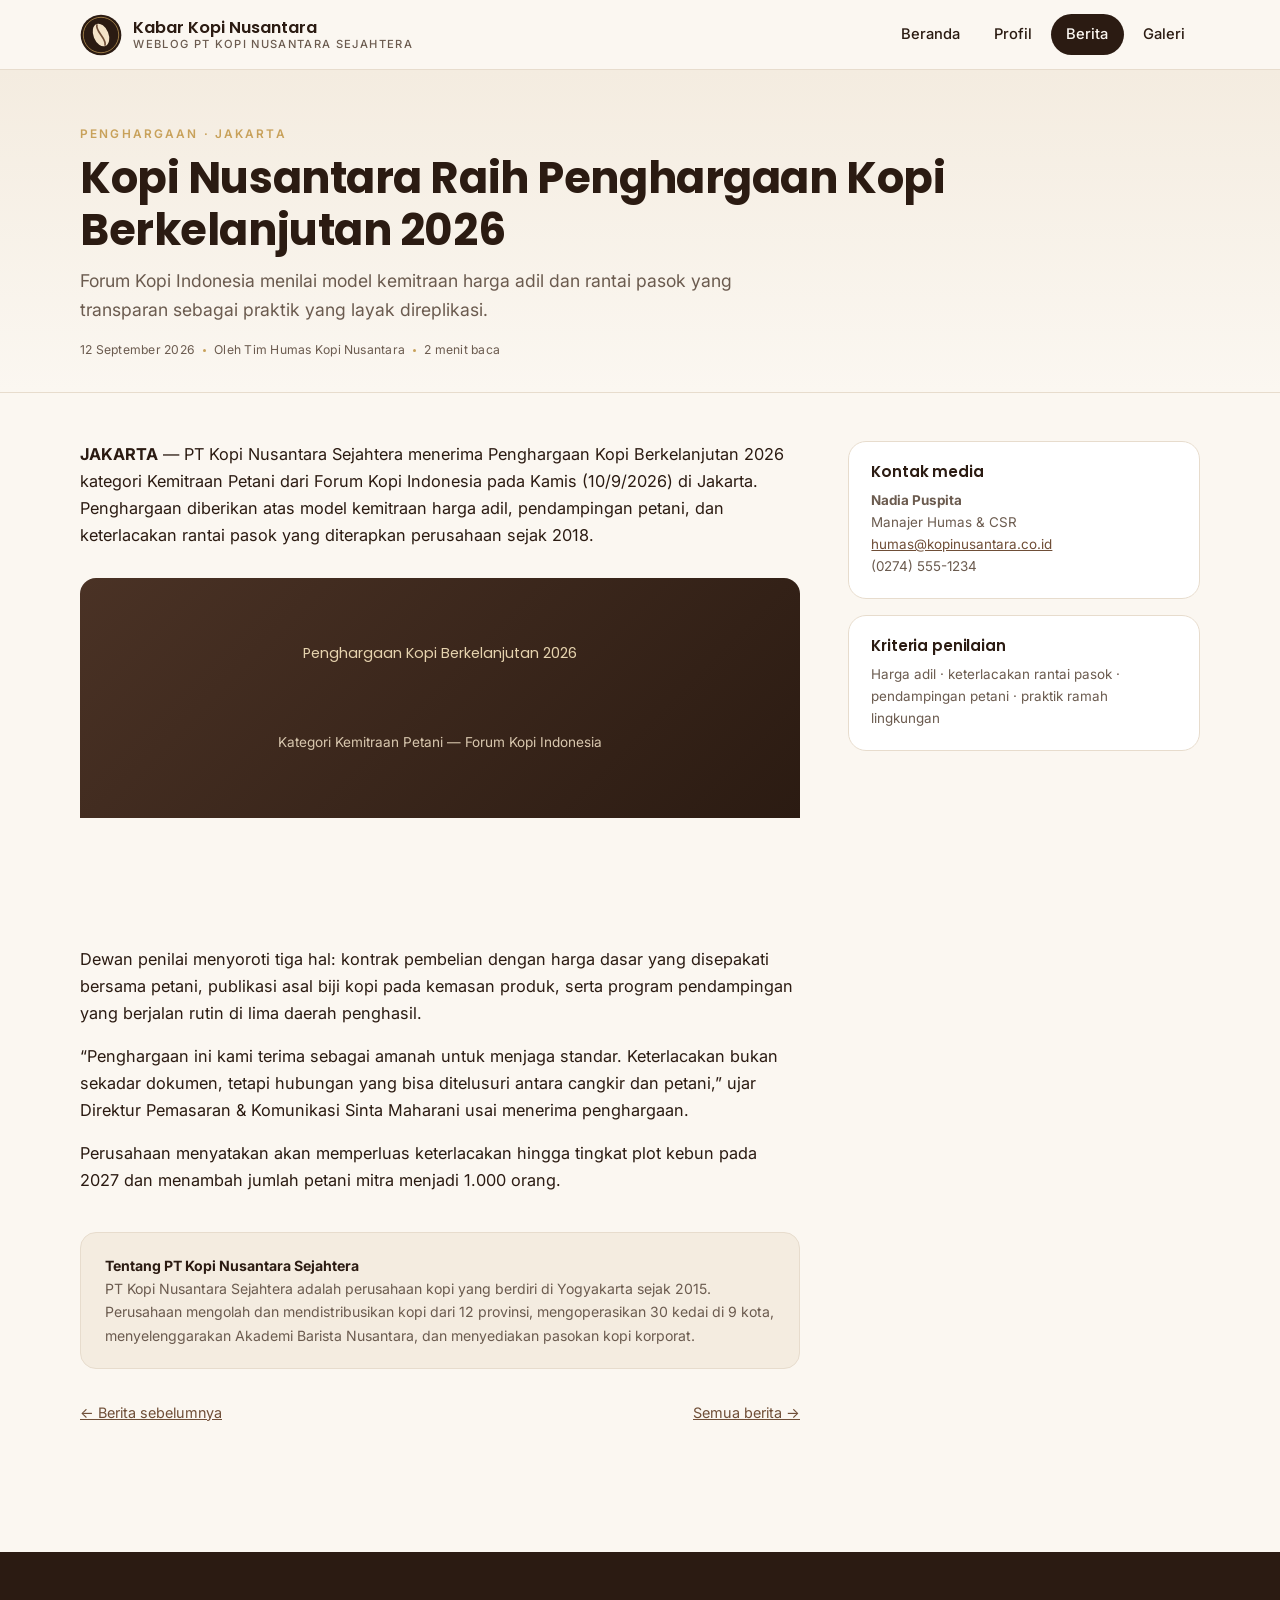
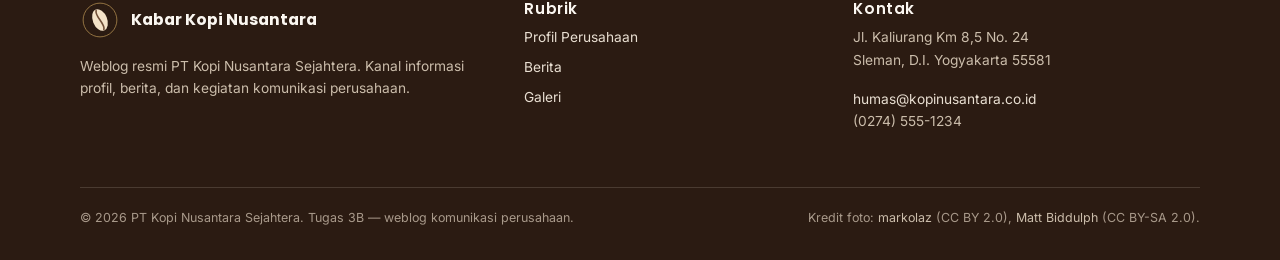
<file: berita/penghargaan-kopi-berkelanjutan.html>
<!DOCTYPE html>
<html lang="id">
<head>
<meta charset="utf-8">
<meta name="viewport" content="width=device-width, initial-scale=1">
<title>Kopi Nusantara Raih Penghargaan Kopi Berkelanjutan 2026 — Kabar Kopi Nusantara</title>
<meta name="description" content="PT Kopi Nusantara Sejahtera meraih Penghargaan Kopi Berkelanjutan 2026 dari Forum Kopi Indonesia atas model kemitraan harga adil dan rantai pasok transparan.">
<link rel="icon" href="../assets/img/logo-mark.svg" type="image/svg+xml">
<link rel="preconnect" href="https://fonts.googleapis.com">
<link rel="preconnect" href="https://fonts.gstatic.com" crossorigin>
<link href="https://fonts.googleapis.com/css2?family=Inter:wght@400;500;600&family=Poppins:wght@500;600;700&display=swap" rel="stylesheet">
<link rel="stylesheet" href="../assets/css/style.css">
</head>
<body>
<a class="skip-link" href="#main">Lewati ke konten utama</a>

<header class="site-header">
  <div class="container header-inner">
    <a class="brand" href="../index.html" aria-label="Kabar Kopi Nusantara — beranda">
      <img src="../assets/img/logo-mark.svg" alt="" width="42" height="42">
      <span class="brand-name">Kabar Kopi Nusantara
        <small>Weblog PT Kopi Nusantara Sejahtera</small>
      </span>
    </a>
    <nav class="site-nav" aria-label="Navigasi utama">
      <ul>
        <li><a href="../index.html">Beranda</a></li>
        <li><a href="../profil.html">Profil</a></li>
        <li><a href="../berita.html" aria-current="page">Berita</a></li>
        <li><a href="../galeri.html">Galeri</a></li>
      </ul>
    </nav>
  </div>
</header>

<main id="main">

  <header class="article-header">
    <div class="container">
      <div class="kicker">Penghargaan · Jakarta</div>
      <h1>Kopi Nusantara Raih Penghargaan Kopi Berkelanjutan 2026</h1>
      <p class="lead">Forum Kopi Indonesia menilai model kemitraan harga adil dan rantai pasok yang transparan sebagai praktik yang layak direplikasi.</p>
      <div class="meta" style="margin-top:1rem;">
        <time datetime="2026-09-12">12 September 2026</time><span class="dot"></span>
        <span>Oleh Tim Humas Kopi Nusantara</span><span class="dot"></span><span>2 menit baca</span>
      </div>
    </div>
  </header>

  <div class="container article-body">
    <article class="prose">
      <p><strong>JAKARTA</strong> — PT Kopi Nusantara Sejahtera menerima Penghargaan Kopi Berkelanjutan 2026 kategori Kemitraan Petani dari Forum Kopi Indonesia pada Kamis (10/9/2026) di Jakarta. Penghargaan diberikan atas model kemitraan harga adil, pendampingan petani, dan keterlacakan rantai pasok yang diterapkan perusahaan sejak 2018.</p>

      <div class="feature-media" style="border-radius:16px;overflow:hidden;margin:1.8rem 0;">
        <div class="thumb gradient" style="min-height:240px;display:grid;place-items:center;color:var(--gold-soft);background:linear-gradient(135deg,var(--coffee-dark),var(--ink));font-family:var(--font-head);text-align:center;padding:2rem;">
          Penghargaan Kopi Berkelanjutan 2026<br><span style="font-size:.85rem;color:#d8c7ae;font-family:var(--font-body);font-weight:400;">Kategori Kemitraan Petani — Forum Kopi Indonesia</span>
        </div>
      </div>

      <p>Dewan penilai menyoroti tiga hal: kontrak pembelian dengan harga dasar yang disepakati bersama petani, publikasi asal biji kopi pada kemasan produk, serta program pendampingan yang berjalan rutin di lima daerah penghasil.</p>

      <p>“Penghargaan ini kami terima sebagai amanah untuk menjaga standar. Keterlacakan bukan sekadar dokumen, tetapi hubungan yang bisa ditelusuri antara cangkir dan petani,” ujar Direktur Pemasaran &amp; Komunikasi Sinta Maharani usai menerima penghargaan.</p>

      <p>Perusahaan menyatakan akan memperluas keterlacakan hingga tingkat plot kebun pada 2027 dan menambah jumlah petani mitra menjadi 1.000 orang.</p>

      <div class="boilerplate">
        <strong>Tentang PT Kopi Nusantara Sejahtera</strong><br>
        PT Kopi Nusantara Sejahtera adalah perusahaan kopi yang berdiri di Yogyakarta sejak 2015. Perusahaan mengolah dan mendistribusikan kopi dari 12 provinsi, mengoperasikan 30 kedai di 9 kota, menyelenggarakan Akademi Barista Nusantara, dan menyediakan pasokan kopi korporat.
      </div>

      <nav class="article-nav" aria-label="Navigasi artikel">
        <a href="akademi-barista-angkatan-vii.html">← Berita sebelumnya</a>
        <a href="../berita.html">Semua berita →</a>
      </nav>
    </article>

    <aside class="article-aside">
      <div class="aside-card">
        <h3>Kontak media</h3>
        <p><strong>Nadia Puspita</strong><br>Manajer Humas &amp; CSR<br>
        <a href="mailto:humas@kopinusantara.co.id">humas@kopinusantara.co.id</a><br>(0274) 555-1234</p>
      </div>
      <div class="aside-card">
        <h3>Kriteria penilaian</h3>
        <p>Harga adil · keterlacakan rantai pasok · pendampingan petani · praktik ramah lingkungan</p>
      </div>
    </aside>
  </div>

</main>

<footer class="site-footer">
  <div class="container">
    <div class="footer-grid">
      <div>
        <div class="footer-brand">
          <img src="../assets/img/logo-mark.svg" alt="" width="40" height="40">
          <strong>Kabar Kopi Nusantara</strong>
        </div>
        <p>Weblog resmi PT Kopi Nusantara Sejahtera. Kanal informasi profil, berita, dan kegiatan komunikasi perusahaan.</p>
      </div>
      <div>
        <h3>Rubrik</h3>
        <ul>
          <li><a href="../profil.html">Profil Perusahaan</a></li>
          <li><a href="../berita.html">Berita</a></li>
          <li><a href="../galeri.html">Galeri</a></li>
        </ul>
      </div>
      <div>
        <h3>Kontak</h3>
        <p>Jl. Kaliurang Km 8,5 No. 24<br>Sleman, D.I. Yogyakarta 55581</p>
        <p><a href="mailto:humas@kopinusantara.co.id">humas@kopinusantara.co.id</a><br>(0274) 555-1234</p>
      </div>
    </div>
    <div class="footer-bottom">
      <span>© 2026 PT Kopi Nusantara Sejahtera. Tugas 3B — weblog komunikasi perusahaan.</span>
      <span>Kredit foto: <a href="https://www.flickr.com/photos/195403219@N08/52221065029" rel="license">markolaz</a> (CC BY 2.0), <a href="https://www.flickr.com/photos/51035707449@N01/2333996558" rel="license">Matt Biddulph</a> (CC BY-SA 2.0).</span>
    </div>
  </div>
</footer>
</body>
</html>
</file>
<file: assets/css/style.css>
/* =========================================================
   Kabar Kopi Nusantara — weblog PT Kopi Nusantara Sejahtera
   Palet: cokelat kopi, emas, krem
   ========================================================= */
:root {
  --ink: #2b1b12;
  --coffee: #6f4e37;
  --coffee-dark: #4a3225;
  --gold: #c8a15a;
  --gold-soft: #e6d3ae;
  --cream: #fbf7f1;
  --cream-2: #f4ece0;
  --surface: #ffffff;
  --muted: #6b5b4f;
  --line: #e7dccd;
  --radius: 18px;
  --shadow: 0 18px 40px -24px rgba(43, 27, 18, 0.35);
  --font-head: "Poppins", "Segoe UI", Arial, sans-serif;
  --font-body: "Inter", "Segoe UI", Arial, sans-serif;
}

* { box-sizing: border-box; }

html { scroll-behavior: smooth; }

body {
  margin: 0;
  background: var(--cream);
  color: var(--ink);
  font-family: var(--font-body);
  font-size: 16px;
  line-height: 1.65;
  -webkit-font-smoothing: antialiased;
}

img { max-width: 100%; display: block; }

a { color: var(--coffee); }

h1, h2, h3, h4 {
  font-family: var(--font-head);
  line-height: 1.2;
  margin: 0 0 .5em;
  letter-spacing: -0.01em;
}

h1 { font-size: clamp(2.1rem, 4.4vw, 3.4rem); font-weight: 700; }
h2 { font-size: clamp(1.6rem, 2.6vw, 2.2rem); font-weight: 600; }
h3 { font-size: 1.18rem; font-weight: 600; }
p { margin: 0 0 1rem; }

.container { width: min(1120px, 92vw); margin-inline: auto; }

.skip-link {
  position: absolute; left: -999px; top: 0; background: var(--ink); color: #fff;
  padding: .75rem 1.25rem; border-radius: 0 0 12px 0; z-index: 100;
}
.skip-link:focus { left: 0; }

/* ---------- Header ---------- */
.site-header {
  position: sticky; top: 0; z-index: 50;
  background: rgba(251, 247, 241, .86);
  backdrop-filter: blur(12px);
  border-bottom: 1px solid var(--line);
}
.header-inner {
  display: flex; align-items: center; justify-content: space-between;
  gap: 1rem; padding: .85rem 0;
}
.brand { display: flex; align-items: center; gap: .7rem; text-decoration: none; color: var(--ink); }
.brand img { width: 42px; height: 42px; }
.brand-name { font-family: var(--font-head); font-weight: 600; font-size: 1.02rem; line-height: 1.15; }
.brand-name small {
  display: block; font-family: var(--font-body); font-weight: 500;
  font-size: .7rem; letter-spacing: .12em; text-transform: uppercase; color: var(--muted);
}
.site-nav ul {
  display: flex; gap: .25rem; list-style: none; margin: 0; padding: 0;
}
.site-nav a {
  display: inline-block; padding: .5rem .95rem; border-radius: 999px;
  text-decoration: none; color: var(--ink); font-size: .92rem; font-weight: 500;
}
.site-nav a:hover { background: var(--cream-2); }
.site-nav a[aria-current="page"] { background: var(--ink); color: var(--cream); }

/* ---------- Hero ---------- */
.hero {
  position: relative; overflow: hidden;
  background:
    radial-gradient(700px 380px at 88% 8%, rgba(200, 161, 90, .28), transparent 60%),
    radial-gradient(560px 320px at 6% 92%, rgba(111, 78, 55, .16), transparent 62%),
    linear-gradient(180deg, var(--cream) 0%, #f7f0e5 100%);
  border-bottom: 1px solid var(--line);
}
.hero-inner {
  display: grid; grid-template-columns: 1.15fr .85fr; gap: 3rem;
  align-items: center; padding: 4.2rem 0 4.6rem;
}
.eyebrow {
  display: inline-flex; align-items: center; gap: .55rem;
  font-size: .74rem; font-weight: 600; letter-spacing: .16em; text-transform: uppercase;
  color: var(--coffee); background: rgba(200, 161, 90, .18);
  border: 1px solid rgba(200, 161, 90, .45);
  padding: .35rem .8rem; border-radius: 999px; margin-bottom: 1.2rem;
}
.hero p.lead { font-size: 1.08rem; color: var(--muted); max-width: 34rem; margin-bottom: 1.8rem; }
.btn-row { display: flex; flex-wrap: wrap; gap: .75rem; }
.btn {
  display: inline-flex; align-items: center; gap: .5rem;
  font-family: var(--font-head); font-weight: 500; font-size: .95rem;
  padding: .78rem 1.35rem; border-radius: 999px; text-decoration: none;
  border: 1px solid transparent; transition: transform .15s ease, box-shadow .15s ease;
}
.btn:hover { transform: translateY(-1px); }
.btn-primary { background: var(--ink); color: var(--cream); box-shadow: var(--shadow); }
.btn-ghost { border-color: var(--line); color: var(--ink); background: rgba(255, 255, 255, .6); }

.hero-card {
  background: var(--surface); border: 1px solid var(--line);
  border-radius: 26px; padding: 1.6rem; box-shadow: var(--shadow);
  position: relative;
}
.hero-card::before {
  content: ""; position: absolute; inset: 10px; border: 1px dashed rgba(200, 161, 90, .55);
  border-radius: 18px; pointer-events: none;
}
.hero-card-header { display: flex; align-items: center; gap: .75rem; margin-bottom: 1.1rem; }
.hero-card-header img { width: 52px; height: 52px; }
.hero-card-header strong { font-family: var(--font-head); display: block; font-size: .98rem; }
.hero-card-header span { font-size: .78rem; color: var(--muted); }
.stat-grid { display: grid; grid-template-columns: 1fr 1fr; gap: .8rem; }
.stat {
  background: var(--cream); border: 1px solid var(--line); border-radius: 14px;
  padding: .8rem .9rem;
}
.stat b { font-family: var(--font-head); font-size: 1.35rem; display: block; color: var(--coffee-dark); }
.stat span { font-size: .76rem; color: var(--muted); }

/* ---------- Sections ---------- */
.section { padding: 4rem 0; }
.section-head { max-width: 46rem; margin-bottom: 2.2rem; }
.section-head p { color: var(--muted); margin: 0; }
.kicker {
  font-size: .74rem; font-weight: 600; letter-spacing: .18em; text-transform: uppercase;
  color: var(--gold); margin-bottom: .5rem;
}
.band { background: var(--cream-2); border-block: 1px solid var(--line); }

/* ---------- Cards ---------- */
.card-grid { display: grid; grid-template-columns: repeat(3, 1fr); gap: 1.4rem; }
.card {
  background: var(--surface); border: 1px solid var(--line); border-radius: var(--radius);
  overflow: hidden; display: flex; flex-direction: column;
  transition: transform .18s ease, box-shadow .18s ease;
}
.card:hover { transform: translateY(-3px); box-shadow: var(--shadow); }
.card-media { aspect-ratio: 3 / 2; overflow: hidden; background: var(--cream-2); }
.card-media img { width: 100%; height: 100%; object-fit: cover; }
.card-body { padding: 1.25rem 1.3rem 1.45rem; display: flex; flex-direction: column; gap: .45rem; flex: 1; }
.card-body h3 { margin: 0; }
.card-body p { color: var(--muted); font-size: .93rem; margin: 0; }
.meta { font-size: .76rem; color: var(--muted); letter-spacing: .02em; display: flex; gap: .5rem; align-items: center; }
.meta .dot { width: 3px; height: 3px; border-radius: 50%; background: var(--gold); display: inline-block; }
.card-link { margin-top: auto; padding-top: .7rem; }
.card-link a { font-weight: 600; font-size: .9rem; text-decoration: none; color: var(--coffee-dark); }
.card-link a::after { content: " →"; }

.feature {
  display: grid; grid-template-columns: 1.05fr .95fr; gap: 0;
  background: var(--surface); border: 1px solid var(--line); border-radius: 24px; overflow: hidden;
  box-shadow: var(--shadow); margin-bottom: 1.6rem;
}
.feature-media { min-height: 340px; }
.feature-media img { width: 100%; height: 100%; object-fit: cover; }
.feature-body { padding: 2.2rem 2.3rem; display: flex; flex-direction: column; justify-content: center; }
.feature-body h2 { font-size: clamp(1.5rem, 2.4vw, 2rem); }
.feature-body p { color: var(--muted); }

/* ---------- Profil ---------- */
.split { display: grid; grid-template-columns: 1fr 1fr; gap: 2.2rem; align-items: start; }
.panel {
  background: var(--surface); border: 1px solid var(--line); border-radius: 22px;
  padding: 1.9rem 2rem; box-shadow: 0 12px 30px -26px rgba(43, 27, 18, .5);
}
.panel h2 { font-size: 1.5rem; }
.visi-quote {
  font-family: var(--font-head); font-size: 1.22rem; line-height: 1.5; color: var(--coffee-dark);
  border-left: 3px solid var(--gold); padding-left: 1.1rem; margin: 0;
}
.misi-list { list-style: none; padding: 0; margin: .4rem 0 0; counter-reset: misi; }
.misi-list li {
  counter-increment: misi; position: relative; padding-left: 2.4rem; margin-bottom: .85rem;
}
.misi-list li::before {
  content: counter(misi); position: absolute; left: 0; top: .15rem;
  width: 1.6rem; height: 1.6rem; border-radius: 50%;
  background: rgba(200, 161, 90, .2); color: var(--coffee-dark);
  font-family: var(--font-head); font-size: .78rem; font-weight: 600;
  display: grid; place-items: center;
}

/* Struktur organisasi */
.org { display: flex; flex-direction: column; align-items: center; gap: 0; }
.org-node {
  background: var(--surface); border: 1px solid var(--line); border-radius: 14px;
  padding: .8rem 1.1rem; text-align: center; min-width: 200px; box-shadow: 0 10px 24px -22px rgba(43,27,18,.6);
}
.org-node strong { display: block; font-family: var(--font-head); font-size: .92rem; }
.org-node span { font-size: .78rem; color: var(--muted); }
.org-node.top { background: var(--ink); color: var(--cream); border-color: var(--ink); }
.org-node.top span { color: var(--gold-soft); }
.org-connector { width: 1px; height: 22px; background: var(--gold); }
.org-row { display: flex; flex-wrap: wrap; gap: .9rem; justify-content: center; }
.org-branch { display: flex; flex-direction: column; align-items: center; }
.org-branch .org-connector { height: 16px; }
.org-node.small { min-width: 168px; padding: .65rem .9rem; }
.org-node.small strong { font-size: .84rem; }
.org-note { font-size: .78rem; color: var(--muted); margin-top: 1.2rem; text-align: center; }

/* Bidang usaha */
.biz-grid { display: grid; grid-template-columns: repeat(2, 1fr); gap: 1.2rem; }
.biz {
  background: var(--surface); border: 1px solid var(--line); border-radius: 18px; padding: 1.4rem 1.5rem;
}
.biz .num {
  font-family: var(--font-head); font-size: .8rem; color: var(--gold);
  letter-spacing: .14em; display: block; margin-bottom: .35rem;
}
.biz h3 { font-size: 1.05rem; }
.biz p { font-size: .9rem; color: var(--muted); margin: 0; }

/* ---------- Berita ---------- */
.article-list { display: grid; gap: 1.2rem; }
.article-row {
  display: grid; grid-template-columns: 260px 1fr; gap: 0;
  background: var(--surface); border: 1px solid var(--line); border-radius: 20px; overflow: hidden;
}
.article-row .thumb { min-height: 190px; }
.article-row .thumb img { width: 100%; height: 100%; object-fit: cover; }
.article-row .body { padding: 1.5rem 1.8rem; display: flex; flex-direction: column; justify-content: center; }
.article-row h2, .article-row h3 { font-size: 1.25rem; margin: .25rem 0 .45rem; }
.article-row p { color: var(--muted); font-size: .92rem; margin: 0; }
.thumb.gradient {
  display: grid; place-items: center; color: var(--gold-soft);
  background: linear-gradient(135deg, var(--coffee-dark), var(--ink));
  font-family: var(--font-head); font-size: .9rem; text-align: center; padding: 1rem;
}

/* ---------- Artikel ---------- */
.article-header { padding: 3.4rem 0 2rem; background: linear-gradient(180deg, var(--cream-2), var(--cream)); border-bottom: 1px solid var(--line); }
.article-header h1 { font-size: clamp(1.9rem, 3.4vw, 2.9rem); margin-bottom: .6rem; }
.article-header .lead { font-size: 1.1rem; color: var(--muted); max-width: 46rem; }
.article-body { display: grid; grid-template-columns: minmax(0, 720px) 1fr; gap: 3rem; padding: 3rem 0 4rem; }
.article-body .prose { font-size: 1.02rem; }
.prose h2 { font-size: 1.35rem; margin-top: 2rem; }
.prose blockquote {
  margin: 1.6rem 0; padding: 1.1rem 1.4rem; border-left: 3px solid var(--gold);
  background: var(--surface); border-radius: 0 14px 14px 0; font-style: italic; color: var(--coffee-dark);
}
.prose blockquote cite { display: block; margin-top: .5rem; font-style: normal; font-size: .82rem; color: var(--muted); }
.prose ul, .prose ol { padding-left: 1.3rem; }
.prose li { margin-bottom: .4rem; }
.article-aside { align-self: start; position: sticky; top: 90px; display: grid; gap: 1rem; }
.aside-card { background: var(--surface); border: 1px solid var(--line); border-radius: 18px; padding: 1.3rem 1.4rem; }
.aside-card h3 { font-size: .95rem; }
.aside-card p { font-size: .84rem; color: var(--muted); margin: 0; }
.article-figure { margin: 1.8rem 0; }
.article-figure img { border-radius: 16px; border: 1px solid var(--line); }
.article-figure figcaption { font-size: .78rem; color: var(--muted); margin-top: .5rem; }
.boilerplate { margin-top: 2.4rem; padding: 1.3rem 1.5rem; background: var(--cream-2); border: 1px solid var(--line); border-radius: 16px; font-size: .88rem; color: var(--muted); }
.boilerplate strong { color: var(--ink); }
.article-nav { margin-top: 2rem; display: flex; justify-content: space-between; gap: 1rem; font-size: .9rem; }

/* ---------- Galeri ---------- */
.gallery-grid { display: grid; grid-template-columns: 1.25fr .75fr; gap: 1.4rem; }
.gallery-item {
  margin: 0; background: var(--surface); border: 1px solid var(--line);
  border-radius: 20px; overflow: hidden; display: flex; flex-direction: column;
}
.gallery-item img { width: 100%; cursor: zoom-in; }
.gallery-item figcaption { padding: 1rem 1.2rem 1.2rem; font-size: .88rem; color: var(--muted); }
.gallery-item figcaption strong { color: var(--ink); display: block; font-family: var(--font-head); font-size: .96rem; font-weight: 600; margin-bottom: .15rem; }
.gallery-item .credit { font-size: .72rem; display: block; margin-top: .35rem; }
.gallery-stack { display: grid; gap: 1.4rem; }
.brochure-panel { display: grid; grid-template-columns: .9fr 1.1fr; gap: 2rem; align-items: center; }
.brochure-panel img { border-radius: 16px; border: 1px solid var(--line); box-shadow: var(--shadow); }
.brochure-meta { display: grid; gap: .6rem; margin: 1.2rem 0 1.4rem; padding: 0; list-style: none; }
.brochure-meta li { font-size: .9rem; color: var(--muted); display: flex; gap: .6rem; }
.brochure-meta li::before { content: "•"; color: var(--gold); }

dialog.lightbox {
  border: none; padding: 0; background: transparent; max-width: 92vw; max-height: 92vh;
}
dialog.lightbox img { max-height: 86vh; width: auto; border-radius: 12px; }
dialog.lightbox::backdrop { background: rgba(20, 12, 8, .82); }

/* ---------- CTA / Footer ---------- */
.cta {
  background: linear-gradient(135deg, var(--ink), var(--coffee-dark));
  color: var(--cream); border-radius: 26px; padding: 2.6rem 2.8rem;
  display: flex; align-items: center; justify-content: space-between; gap: 2rem; flex-wrap: wrap;
}
.cta h2 { color: var(--cream); margin-bottom: .35rem; font-size: 1.5rem; }
.cta p { color: var(--gold-soft); margin: 0; font-size: .94rem; }
.cta .btn-primary { background: var(--gold); color: var(--ink); }

.site-footer { background: var(--ink); color: #e9dfd2; padding: 3rem 0 2rem; margin-top: 4rem; }
.footer-grid { display: grid; grid-template-columns: 1.4fr 1fr 1.2fr; gap: 2.5rem; }
.site-footer h3 { color: var(--cream); font-size: .95rem; letter-spacing: .04em; }
.site-footer p, .site-footer li { font-size: .86rem; color: #cbbdab; }
.site-footer ul { list-style: none; padding: 0; margin: 0; display: grid; gap: .45rem; }
.site-footer a { color: #e9dfd2; text-decoration: none; }
.site-footer a:hover { color: var(--gold); }
.footer-brand { display: flex; align-items: center; gap: .7rem; margin-bottom: .9rem; }
.footer-brand img { width: 40px; height: 40px; }
.footer-brand strong { font-family: var(--font-head); font-size: .98rem; color: var(--cream); }
.footer-bottom {
  border-top: 1px solid rgba(233, 223, 210, .16); margin-top: 2.4rem; padding-top: 1.2rem;
  display: flex; justify-content: space-between; gap: 1rem; flex-wrap: wrap; font-size: .78rem; color: #a8998a;
}
.footer-bottom a { color: #cbbdab; }

/* ---------- Responsif ---------- */
@media (max-width: 960px) {
  .hero-inner { grid-template-columns: 1fr; gap: 2.2rem; padding: 3rem 0 3.4rem; }
  .card-grid { grid-template-columns: repeat(2, 1fr); }
  .split, .article-body, .feature, .brochure-panel { grid-template-columns: 1fr; }
  .article-aside { position: static; }
  .gallery-grid { grid-template-columns: 1fr; }
  .footer-grid { grid-template-columns: 1fr 1fr; }
}

@media (max-width: 680px) {
  .header-inner { flex-wrap: wrap; }
  .site-nav { width: 100%; overflow-x: auto; }
  .site-nav ul { justify-content: flex-start; }
  .card-grid, .biz-grid, .footer-grid { grid-template-columns: 1fr; }
  .article-row { grid-template-columns: 1fr; }
  .article-row .thumb { min-height: 200px; }
  .feature-media { min-height: 220px; }
  .cta { padding: 2rem 1.6rem; }
  .stat-grid { grid-template-columns: 1fr 1fr; }
  .section { padding: 3rem 0; }
}
</file>
